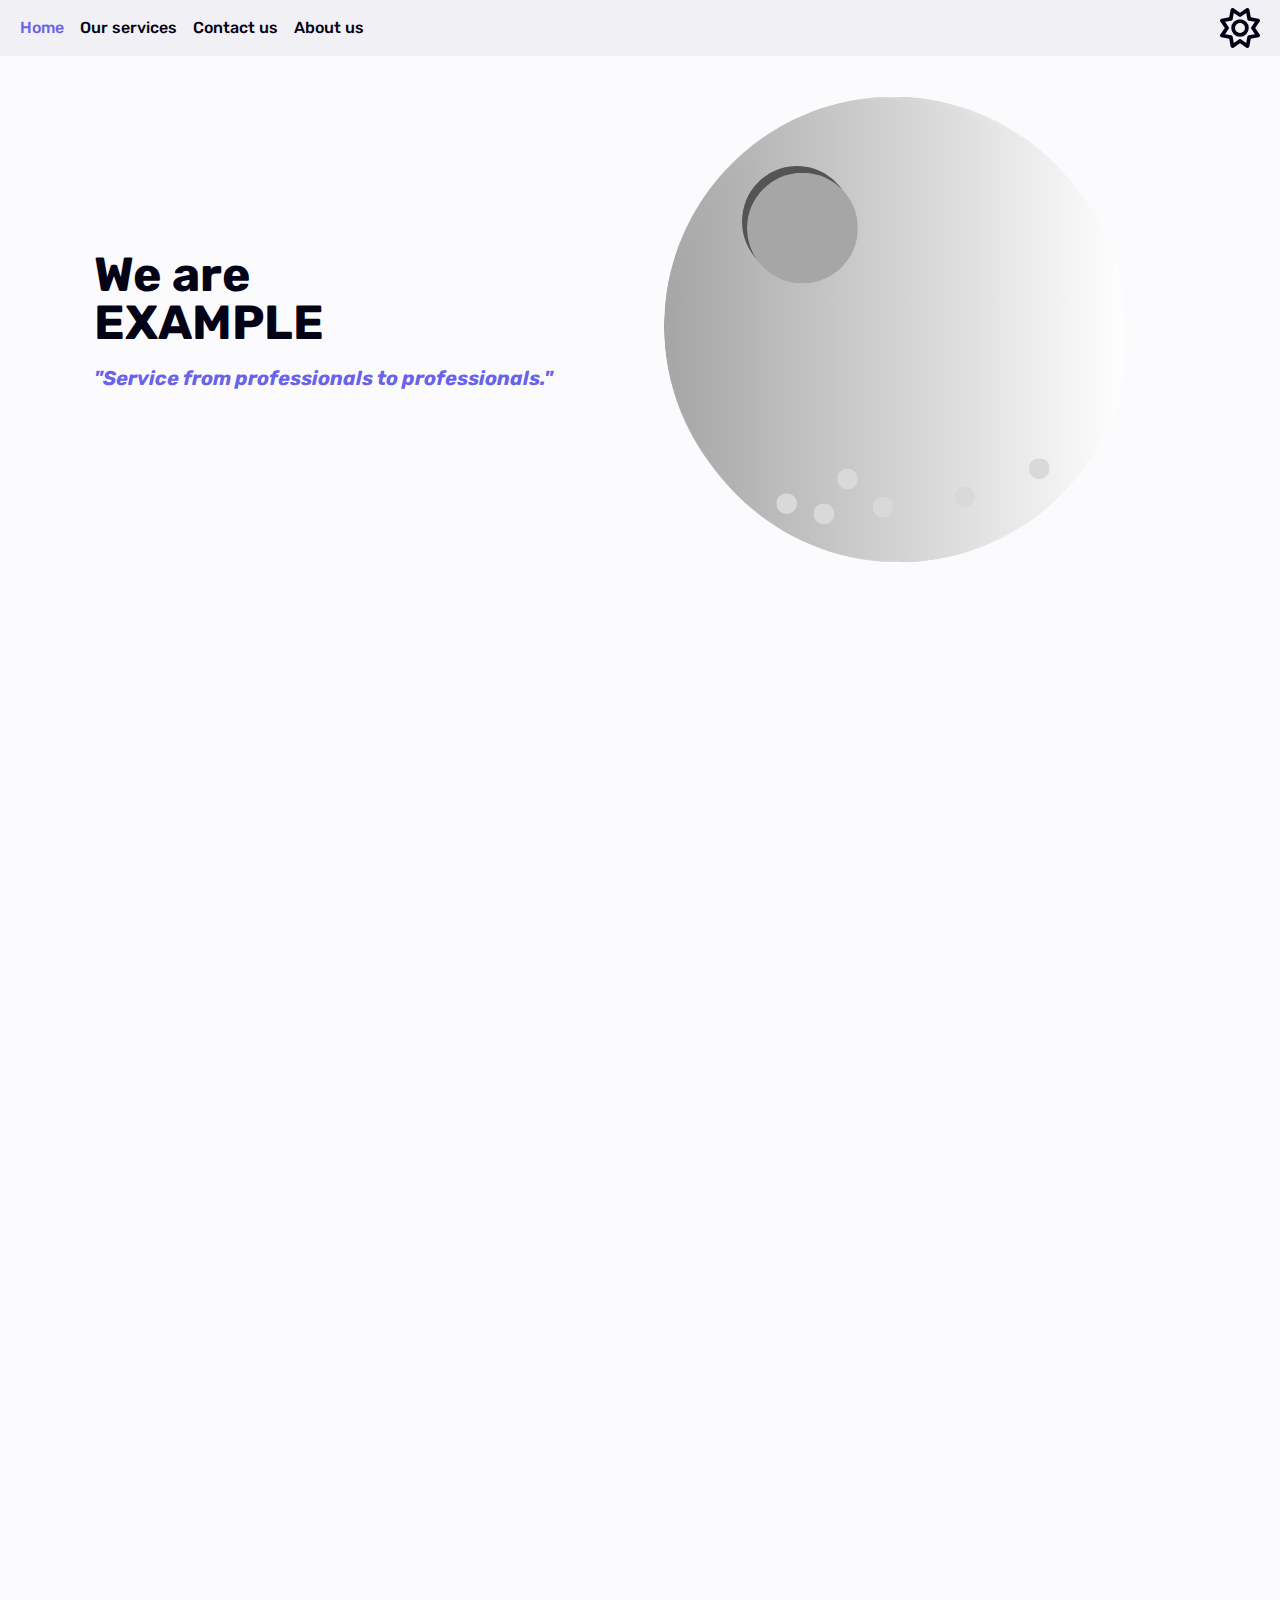
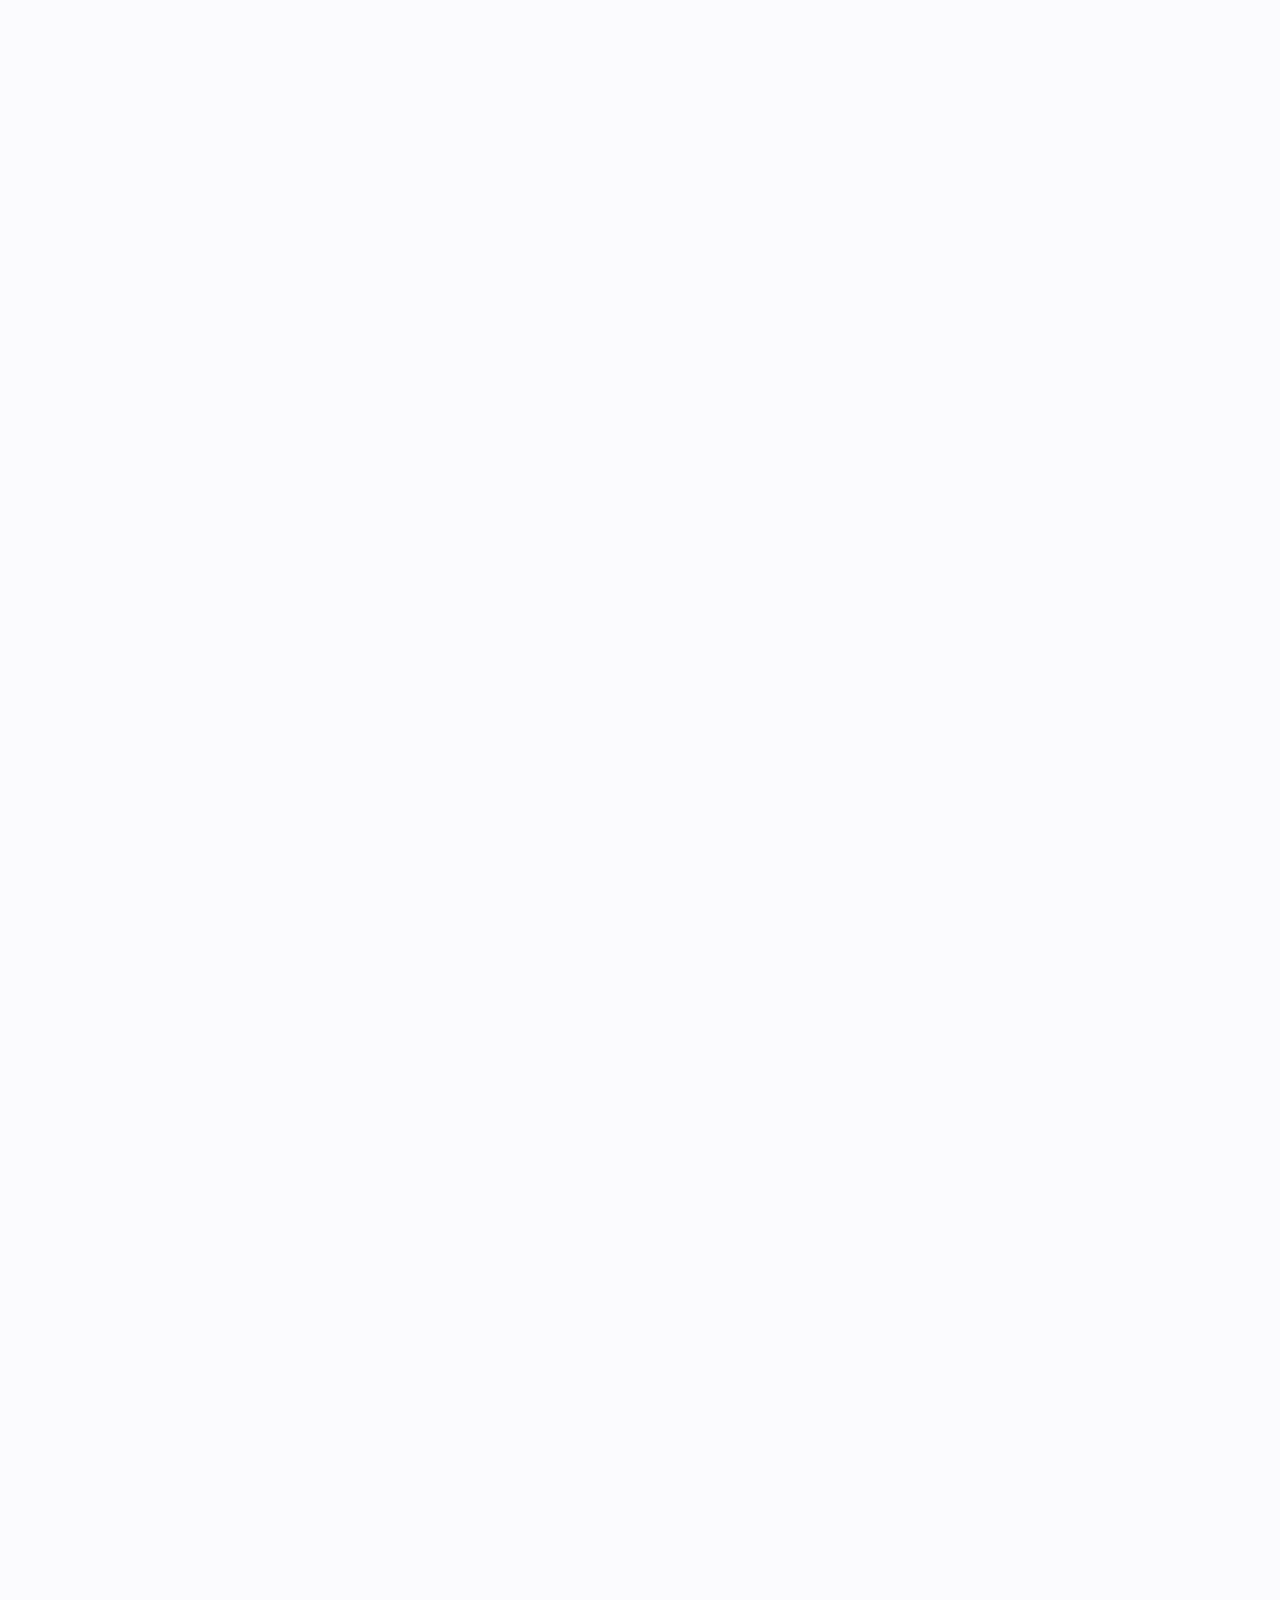
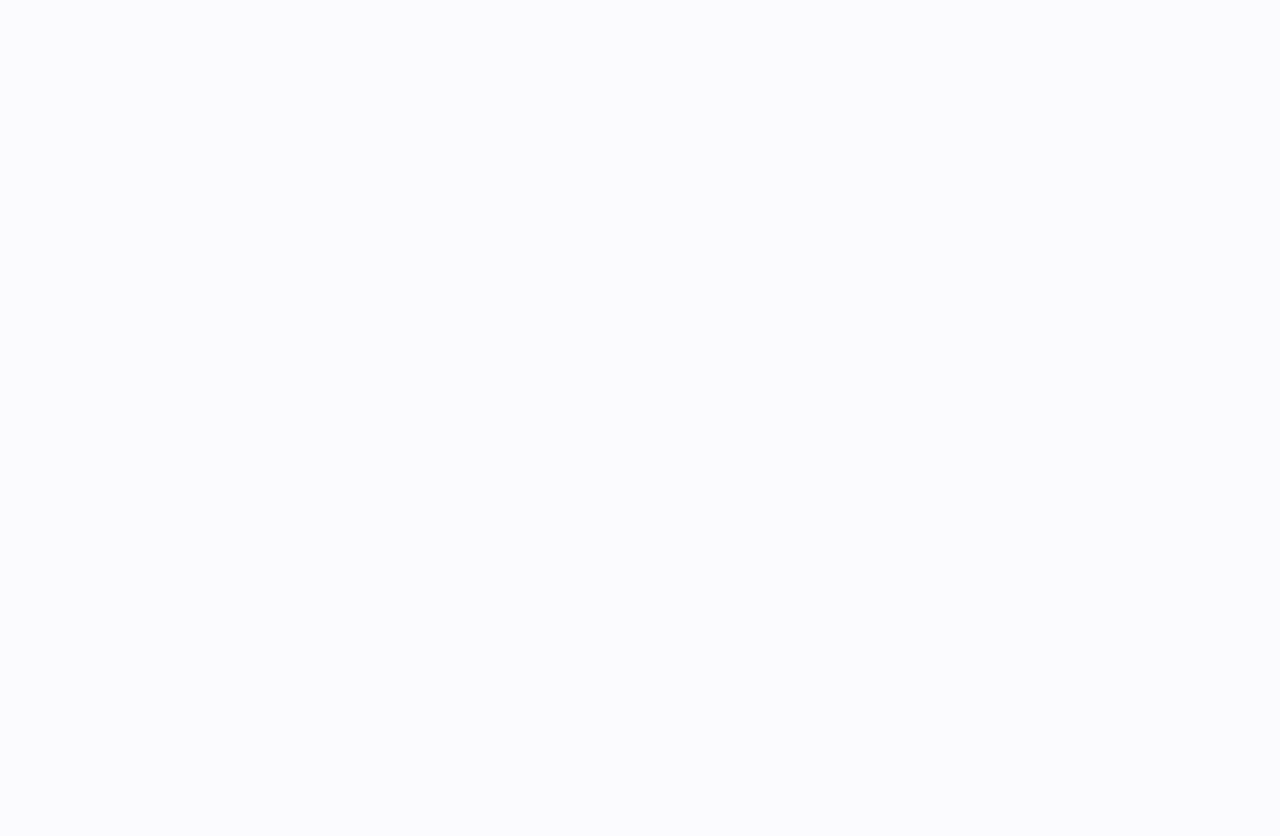
<file: index.html>
<!DOCTYPE html>
<html lang="en">
<head>
    <meta charset="UTF-8">
    <meta name="viewport" content="width=device-width, initial-scale=1.0">
    <title>Skill showcase</title>
    <link rel="icon" type="image/x-icon" href="assets/icon.png">
    <link rel="preconnect" href="https://fonts.googleapis.com">
    <link rel="preconnect" href="https://fonts.gstatic.com" crossorigin>
    <link href="https://fonts.googleapis.com/css2?family=Roboto:wght@500&family=Rubik:ital,wght@0,300..900;1,300..900&display=swap" rel="stylesheet">
    <link href="https://cdn.jsdelivr.net/npm/bootstrap@5.3.3/dist/css/bootstrap.min.css" rel="stylesheet" integrity="sha384-QWTKZyjpPEjISv5WaRU9OFeRpok6YctnYmDr5pNlyT2bRjXh0JMhjY6hW+ALEwIH" crossorigin="anonymous">
    <link rel="stylesheet" type="text/css" href="scripts/styles.css">
    <script src="https://cdn.jsdelivr.net/npm/bootstrap@5.3.3/dist/js/bootstrap.bundle.min.js" defer></script>
    <script src="scripts/scripts.js" defer></script>
    <style>
        :root {
            font-size: 16px;

            --linearPrimarySecondary: linear-gradient(#3a31d8, #020024);
            --linearPrimaryAccent: linear-gradient(#3a31d8, #0600c2);
            --linearSecondaryAccent: linear-gradient(#020024, #0600c2);
            --radialPrimarySecondary: radial-gradient(#3a31d8, #020024);
            --radialPrimaryAccent: radial-gradient(#3a31d8, #0600c2);
            --radialSecondaryAccent: radial-gradient(#020024, #0600c2);
            
        }

        body {
            margin: 0;
            padding: 0;
            background: var(--background);
            font-family: "Rubik", serif;
            font-weight: 500;
            font-style: normal;
        }
    </style>
</head>
<body>
    <nav class="navbar fixed-top navbar-expand-lg">
        <div class="container-fluid" data-bs-theme="dark">
            <button class="navbar-toggler" type="button" data-bs-toggle="collapse" data-bs-target="#navbarToggler" aria-controls="navbarToggler" aria-expanded="false" aria-label="Toggle navigation">
                <span class="navbar-toggler-icon"></span>
              </button>
              <div class="collapse navbar-collapse" id="navbarToggler">
                  <ul class="navbar-nav me-auto mb-2 mb-lg-0">
                      <li class="nav-item">
                          <a class="nav-link active" aria-current="page" href="index.html">Home</a>
                      </li>
      
                      <li class="nav-item">
                          <a class="nav-link" href="services.html">Our services</a>
                      </li>
      
                      <li class="nav-item">
                          <a class="nav-link" href="contact-us.html">Contact us</a>
                      </li>
      
                      <li class="nav-item">
                          <a class="nav-link" href="about-us.html">About us</a>
                      </li>
                  </ul>
                  <div class="d-flex ms-auto pe-2">
                      <a id="theme-toggle" href="#" class="nav-link theme-toggle">
                          <svg id="sun-icon" aria-hidden="true" focusable="false" data-prefix="fad" data-icon="sun" role="img" xmlns="http://www.w3.org/2000/svg" viewBox="0 0 512 512" class="svg-inline--fa fa-sun"><path fill="currentColor" d="M375.7 19.7c-1.5-8-6.9-14.7-14.4-17.8s-16.1-2.2-22.8 2.4L256 61.1 173.5 4.2c-6.7-4.6-15.3-5.5-22.8-2.4s-12.9 9.8-14.4 17.8l-18.1 98.5L19.7 136.3c-8 1.5-14.7 6.9-17.8 14.4s-2.2 16.1 2.4 22.8L61.1 256 4.2 338.5c-4.6 6.7-5.5 15.3-2.4 22.8s9.8 13 17.8 14.4l98.5 18.1 18.1 98.5c1.5 8 6.9 14.7 14.4 17.8s16.1 2.2 22.8-2.4L256 450.9l82.5 56.9c6.7 4.6 15.3 5.5 22.8 2.4s12.9-9.8 14.4-17.8l18.1-98.5 98.5-18.1c8-1.5 14.7-6.9 17.8-14.4s2.2-16.1-2.4-22.8L450.9 256l56.9-82.5c4.6-6.7 5.5-15.3 2.4-22.8s-9.8-12.9-17.8-14.4l-98.5-18.1L375.7 19.7zM269.6 110l65.6-45.2 14.4 78.3c1.8 9.8 9.5 17.5 19.3 19.3l78.3 14.4L402 242.4c-5.7 8.2-5.7 19 0 27.2l45.2 65.6-78.3 14.4c-9.8 1.8-17.5 9.5-19.3 19.3l-14.4 78.3L269.6 402c-8.2-5.7-19-5.7-27.2 0l-65.6 45.2-14.4-78.3c-1.8-9.8-9.5-17.5-19.3-19.3L64.8 335.2 110 269.6c5.7-8.2 5.7-19 0-27.2L64.8 176.8l78.3-14.4c9.8-1.8 17.5-9.5 19.3-19.3l14.4-78.3L242.4 110c8.2 5.7 19 5.7 27.2 0zM256 368a112 112 0 1 0 0-224 112 112 0 1 0 0 224zM192 256a64 64 0 1 1 128 0 64 64 0 1 1 -128 0z"/></svg>
                  
                          <svg id="moon-icon" aria-hidden="true" focusable="false" data-prefix="fad" data-icon="moon" role="img" xmlns="http://www.w3.org/2000/svg" viewBox="0 0 512 512" class="svg-inline--fa fa-moon"><path fill="currentColor" d="M279.135 512c108.406 0 199.604-66.255 236.664-158.5c5.092-12.946-7.755-25.058-20.755-21.594C443.292 349.78 399.46 360 354.3 360c-123.148 0-223.2-100.852-223.2-224c0-45.16 10.22-88.992 27.1-139.034c3.464-13-8.648-25.847-21.593-20.754C66.255 33.26 0 124.456 0 232.87C0 380.884 127.616 512 279.135 512z"/></svg>
                      </a>
                  </div>
              </div>
        </div>
    </nav>

    <main>
        <div class="container col-xxl-8 px-4 py-5 hero progress-bar-section">
            <div class="row flex-lg-row-reverse align-items-center g-5 py-5 hero-text">
                <div class="col-10 col-sm-8 col-lg-6 hero-img">
                    <img class="moon img-fluid" src="assets/moon.png" alt="An illustration of the moon">
                </div>
                <div class="col-lg-6">
                    <h1 class="display-5 fw-bold lh-1 mb-3 section-title">We are <br>EXAMPLE</h1>
                    <p class="lead italic">"Service from professionals to professionals."</p>
                </div>
            </div>
        </div>

        <!-- <div class="progress-bar">
            <div class="progress-line">
                <div class="progress-section" id="section-prev"></div>
                <div class="progress-section current" id="section-current"></div>
                <div class="progress-section" id="section-next"></div>
            </div>
        </div> -->
        
        <div class="container px-4 py-5 my-5 text-center progress-content">
                <section id="section1" class="hidden progress-bar-section">
                    <h2 class="section-title">Why example?</h2>
                    <p>We provide expertise from certified professionals of multiple fields for <span class="italic">your </span> needs. We have a long track record of our performance and our services are used daily by multiple Fortune 500 companies.</p>
                </section>
                
                <section id="section2" class="hidden progress-bar-section">
                    <h2 class="section-title">Costs</h2>
                    <p>Our price to performance ratio is unmatched. You will not find a better service for the cost, guaranteed.</p>
                    <div class="graphs img-fluid">
                    <svg xmlns="http://www.w3.org/2000/svg" viewBox="0 0 600 330" preserveAspectRatio="xMinYMin meet" class="img-fluid">
                        <rect width="100%" height="100%" fill="var(--background-secondary)" class="graph hidden"/>
        
                        <text x="30" y="50" font-size="30px" fill="var(--text)" font-weight="bold" class="graph hidden">Cost Efficiency</text>
        
                        <text x="30" y="100" font-size="1rem" fill="var(--text-secondary)" class="graph hidden">Over 50% more efficient than the next competitor.</text>
                        
                        <rect x="30" y="120" width="500" height="150" fill="var(--background-secondary)"/>
                        <rect x="30" y="120" width="100" height="150" fill="var(--primary" class="graph hidden"/>
                        <rect x="150" y="120" width="150" height="75" fill="var(--accent)" class="graph hidden"/>
                        <rect x="320" y="120" width="100" height="50" fill="var(--secondary)" class="graph hidden"/>
                        
                        <text x="30" y="295" font-size="0.8rem" fill="var(--text)">Example Corp.</text>
                        <text x="150" y="295" font-size="0.8rem" fill="var(--text)">Example Corp #2.</text>
                        <text x="320" y="295" font-size="0.8rem" fill="var(--text)">Example Corp #3.</text>
                    </svg>
                    </div>
                </section>
                
                <section id="section3" class="hidden progress-bar-section">
                    <h2 class="section-title">Meet some of our professionals</h2>
                    <div class="row row-cols-1 row-cols-sm-2 row-cols-md-2 row-cols-lg-4 g-4 professionals">
                        <div class="col professional hidden">
                            <div class="card h-100">
                                <img class="card-img-top" src="assets/professional_1.png" alt="A clip art image of a professional, in this case a doctor.">
                                <div class="card-body">
                                    <p class="card-title">Dr. Jack T. </p>
                                    <p class="card-text">Highly skilled physician with 15 years of experience in internal medicine.</p>
                                </div>
                            </div>
                        </div>
                        <div class="col professional hidden">
                            <div class="card h-100">
                                <img class="card-img-top" src="assets/professional_2.png" alt="A clip art image of a professional, in this case a chef.">
                                <div class="card-body">
                                    <p class="card-title">Emma S. </p>
                                    <p class="card-text">10 years of experience as a professional chef.</p>
                                </div>
                            </div>
                        </div>
                        <div class="col professional hidden">
                            <div class="card h-100">
                                <img class="card-img-top" src="assets/professional_3.png" alt="A clip art image of a professional, in this case a financial analyst.">
                                <div class="card-body">
                                    <p class="card-title">John P. </p>
                                    <p class="card-text">Business analyst with over 8 years of experience in financial consulting.</p>
                                </div>
                            </div>
                        </div>
                        <div class="col professional hidden">
                            <div class="card h-100">
                                <img class="card-img-top" src="assets/professional_4.png" alt="A clip art image of a professional, in this case an engineer.">
                                <div class="card-body">
                                    <p class="card-title">Alex M. </p>
                                    <p class="card-text">Civil engineer with a decade of experience in large-scale infrastructure projects.</p>
                                </div>
                            </div>
                        </div>
                    </div>
                </section>
                
                <section id="section4" class="hidden progress-bar-section">
                    <h2 class="section-title">Are you interested in our services?</h2>
                    <a href="contact-us.html" class="contact">Contact us.</a>
                </section>
                </div>
            </main>
            
            <div class="footer">
                <footer></footer>
              </div>
</body>
</html>
</file>
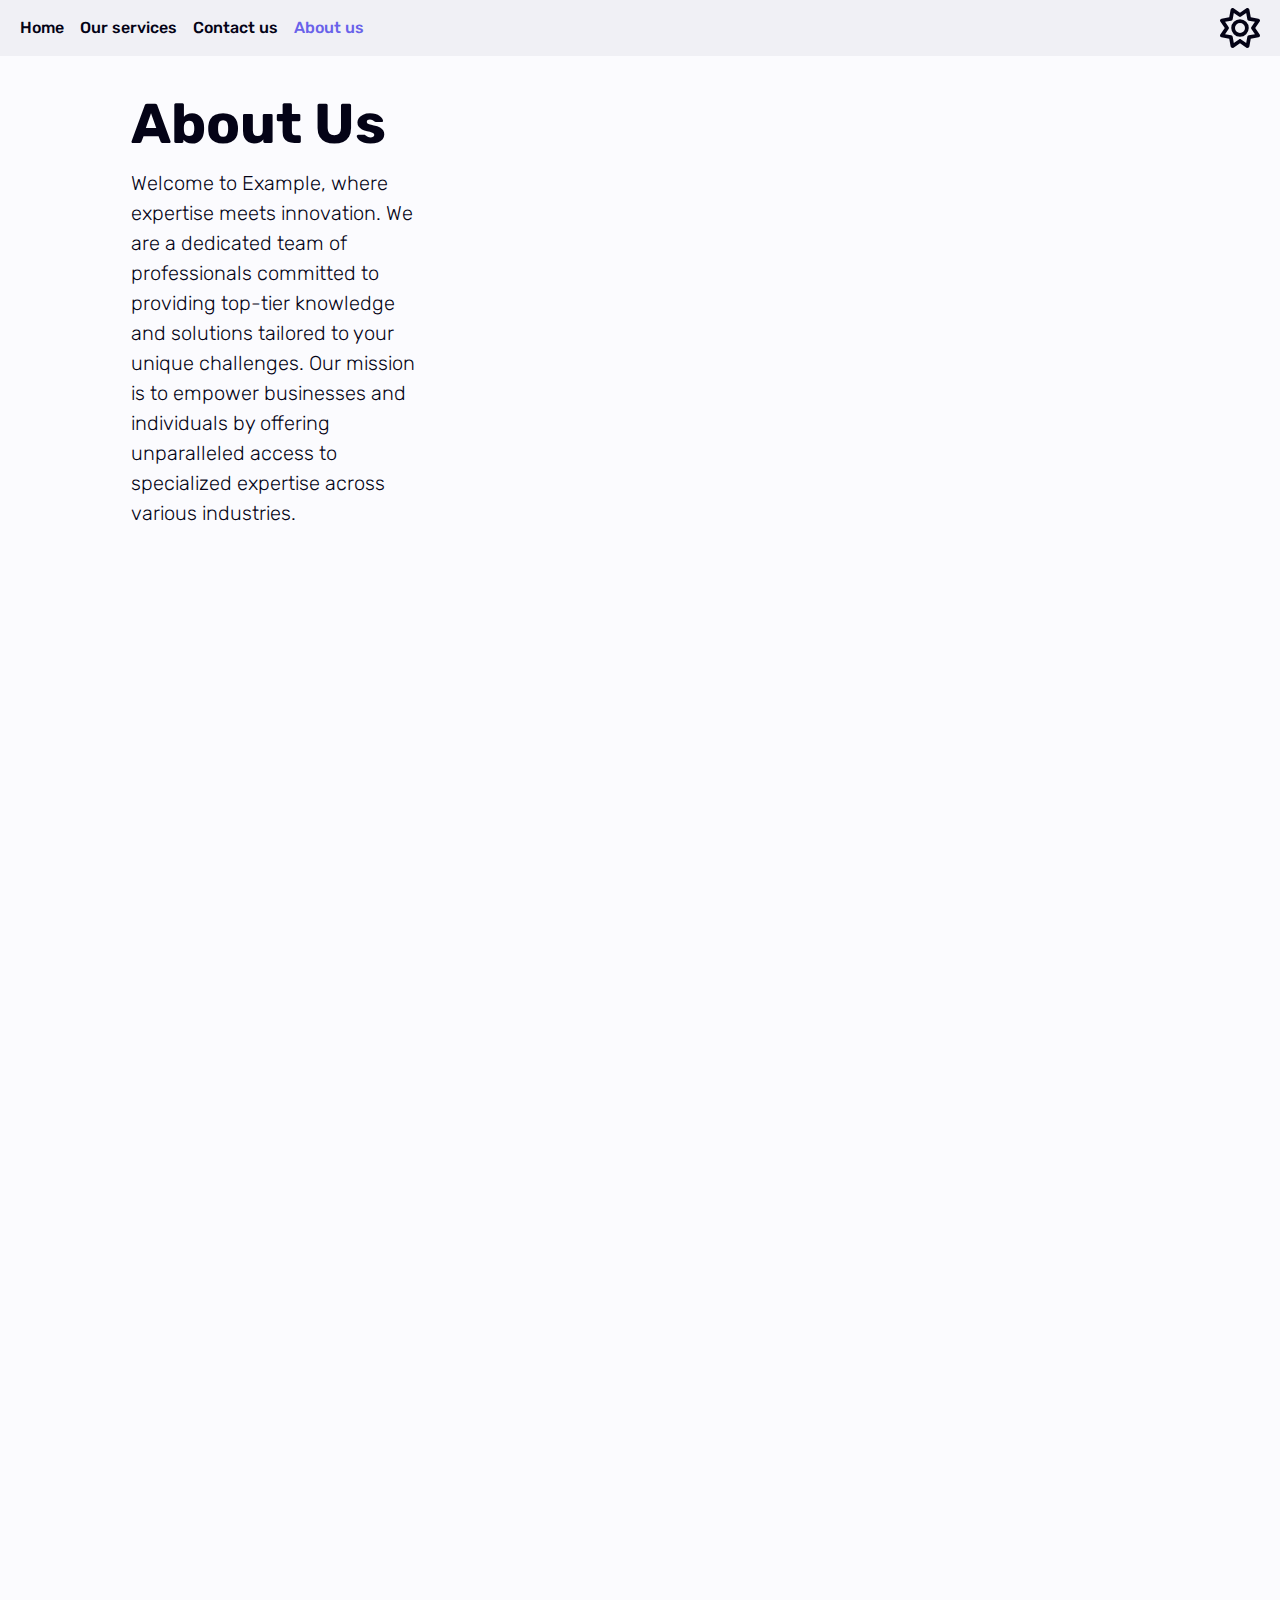
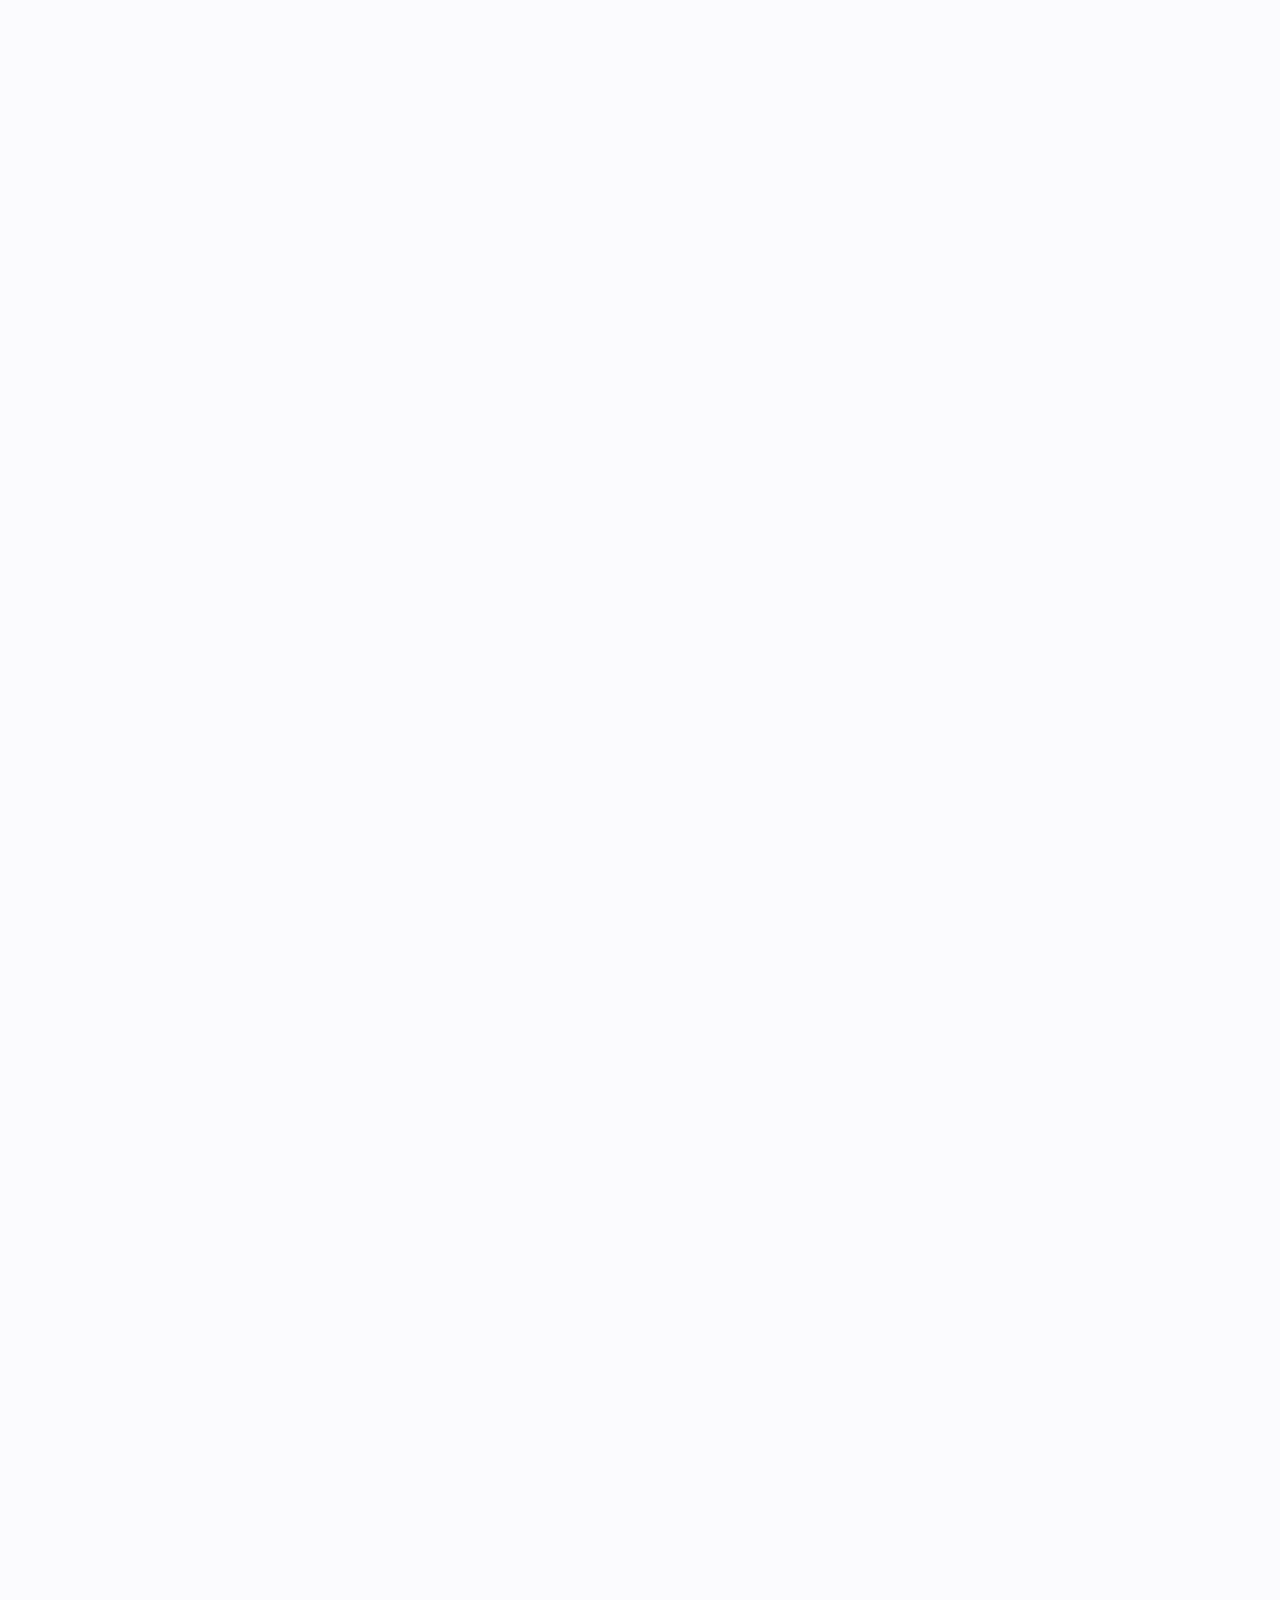
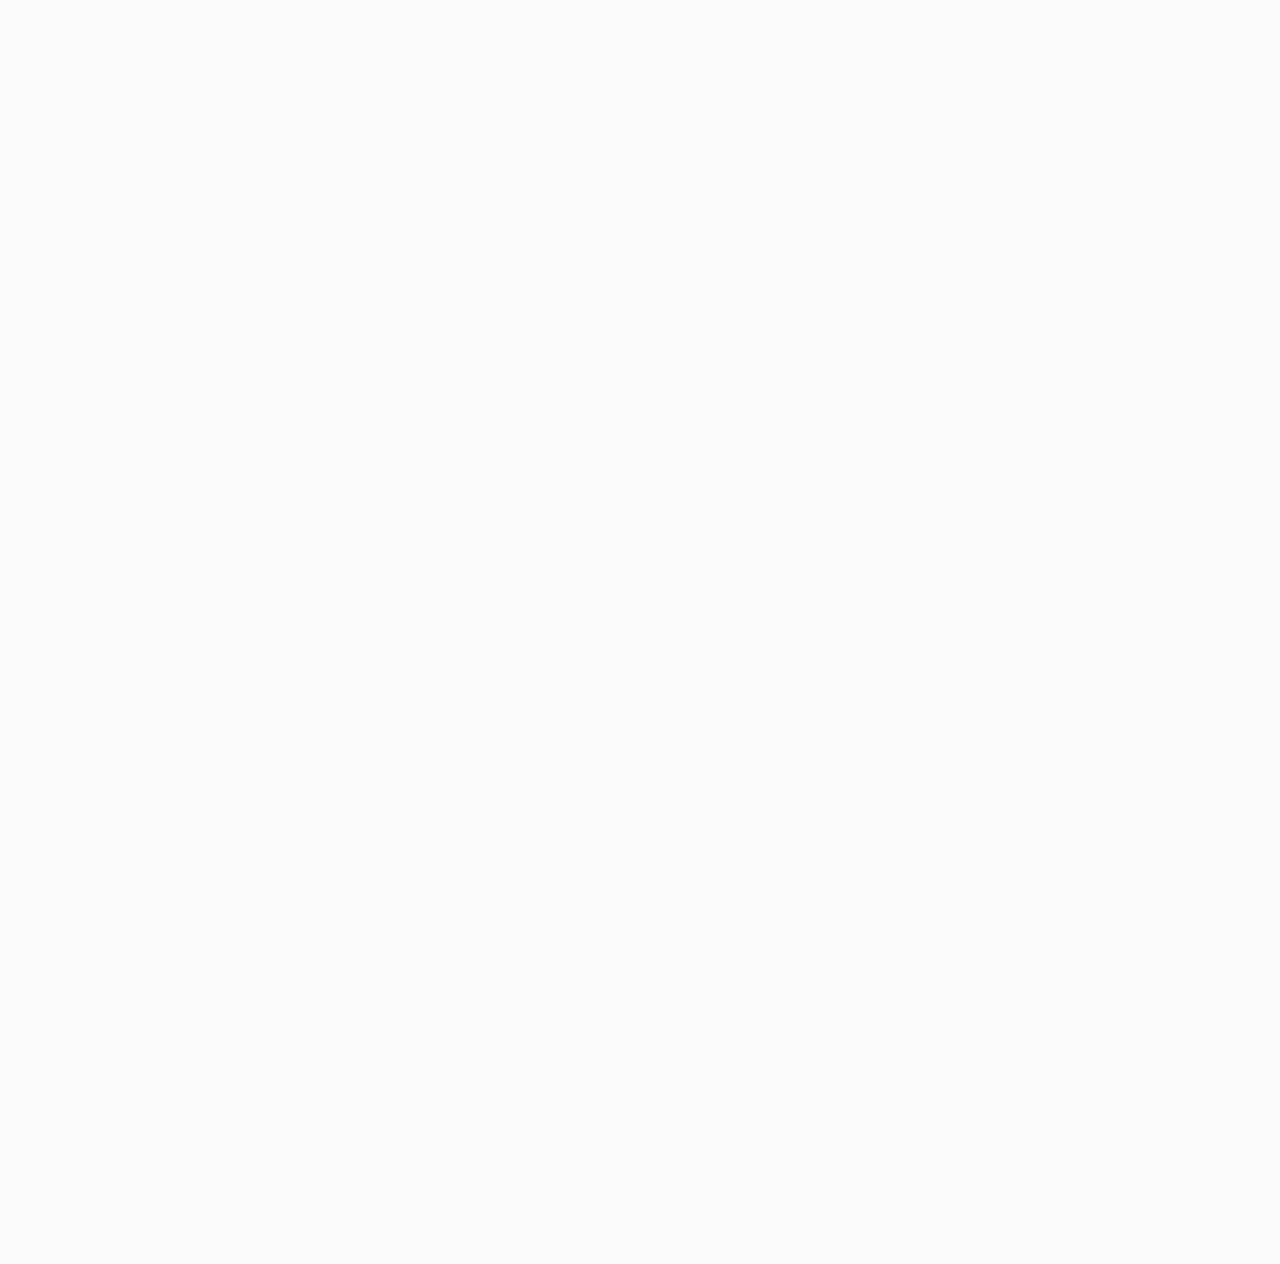
<file: about-us.html>
<!DOCTYPE html>
<html lang="en">
<head>
    <meta charset="UTF-8">
    <meta name="viewport" content="width=device-width, initial-scale=1.0">
    <title>Skill showcase</title>
    <link rel="icon" type="image/x-icon" href="assets/icon.png">
    <link rel="preconnect" href="https://fonts.googleapis.com">
    <link rel="preconnect" href="https://fonts.gstatic.com" crossorigin>
    <link href="https://fonts.googleapis.com/css2?family=Roboto:wght@500&family=Rubik:ital,wght@0,300..900;1,300..900&display=swap" rel="stylesheet">
    <link href="https://cdn.jsdelivr.net/npm/bootstrap@5.3.3/dist/css/bootstrap.min.css" rel="stylesheet" integrity="sha384-QWTKZyjpPEjISv5WaRU9OFeRpok6YctnYmDr5pNlyT2bRjXh0JMhjY6hW+ALEwIH" crossorigin="anonymous">
    <link rel="stylesheet" type="text/css" href="scripts/styles.css">
    <script src="https://cdn.jsdelivr.net/npm/bootstrap@5.3.3/dist/js/bootstrap.bundle.min.js" defer></script>
    <script src="scripts/scripts.js" defer></script>
    <style>
        :root {
            font-size: 16px;

            --linearPrimarySecondary: linear-gradient(#3a31d8, #020024);
            --linearPrimaryAccent: linear-gradient(#3a31d8, #0600c2);
            --linearSecondaryAccent: linear-gradient(#020024, #0600c2);
            --radialPrimarySecondary: radial-gradient(#3a31d8, #020024);
            --radialPrimaryAccent: radial-gradient(#3a31d8, #0600c2);
            --radialSecondaryAccent: radial-gradient(#020024, #0600c2);
            
        }

        body {
            margin: 0;
            padding: 0;
            background: var(--background);
            font-family: "Rubik", serif;
            font-weight: 500;
            font-style: normal;
        }
    </style>
</head>
<body>
    <nav class="navbar fixed-top navbar-expand-lg">
        <div class="container-fluid" data-bs-theme="dark">
            <button class="navbar-toggler" type="button" data-bs-toggle="collapse" data-bs-target="#navbarToggler" aria-controls="navbarToggler" aria-expanded="false" aria-label="Toggle navigation">
                <span class="navbar-toggler-icon"></span>
              </button>
              <div class="collapse navbar-collapse" id="navbarToggler">
                  <ul class="navbar-nav me-auto mb-2 mb-lg-0">
                      <li class="nav-item">
                          <a class="nav-link" href="index.html">Home</a>
                      </li>
      
                      <li class="nav-item">
                          <a class="nav-link" href="services.html">Our services</a>
                      </li>
      
                      <li class="nav-item">
                          <a class="nav-link" href="contact-us.html">Contact us</a>
                      </li>
      
                      <li class="nav-item">
                          <a class="nav-link active" aria-current="page" href="about-us.html">About us</a>
                      </li>
                  </ul>
                  <div class="d-flex ms-auto pe-2">
                      <a id="theme-toggle" href="#" class="nav-link theme-toggle">
                          <svg id="sun-icon" aria-hidden="true" focusable="false" data-prefix="fad" data-icon="sun" role="img" xmlns="http://www.w3.org/2000/svg" viewBox="0 0 512 512" class="svg-inline--fa fa-sun"><path fill="currentColor" d="M375.7 19.7c-1.5-8-6.9-14.7-14.4-17.8s-16.1-2.2-22.8 2.4L256 61.1 173.5 4.2c-6.7-4.6-15.3-5.5-22.8-2.4s-12.9 9.8-14.4 17.8l-18.1 98.5L19.7 136.3c-8 1.5-14.7 6.9-17.8 14.4s-2.2 16.1 2.4 22.8L61.1 256 4.2 338.5c-4.6 6.7-5.5 15.3-2.4 22.8s9.8 13 17.8 14.4l98.5 18.1 18.1 98.5c1.5 8 6.9 14.7 14.4 17.8s16.1 2.2 22.8-2.4L256 450.9l82.5 56.9c6.7 4.6 15.3 5.5 22.8 2.4s12.9-9.8 14.4-17.8l18.1-98.5 98.5-18.1c8-1.5 14.7-6.9 17.8-14.4s2.2-16.1-2.4-22.8L450.9 256l56.9-82.5c4.6-6.7 5.5-15.3 2.4-22.8s-9.8-12.9-17.8-14.4l-98.5-18.1L375.7 19.7zM269.6 110l65.6-45.2 14.4 78.3c1.8 9.8 9.5 17.5 19.3 19.3l78.3 14.4L402 242.4c-5.7 8.2-5.7 19 0 27.2l45.2 65.6-78.3 14.4c-9.8 1.8-17.5 9.5-19.3 19.3l-14.4 78.3L269.6 402c-8.2-5.7-19-5.7-27.2 0l-65.6 45.2-14.4-78.3c-1.8-9.8-9.5-17.5-19.3-19.3L64.8 335.2 110 269.6c5.7-8.2 5.7-19 0-27.2L64.8 176.8l78.3-14.4c9.8-1.8 17.5-9.5 19.3-19.3l14.4-78.3L242.4 110c8.2 5.7 19 5.7 27.2 0zM256 368a112 112 0 1 0 0-224 112 112 0 1 0 0 224zM192 256a64 64 0 1 1 128 0 64 64 0 1 1 -128 0z"/></svg>
                  
                          <svg id="moon-icon" aria-hidden="true" focusable="false" data-prefix="fad" data-icon="moon" role="img" xmlns="http://www.w3.org/2000/svg" viewBox="0 0 512 512" class="svg-inline--fa fa-moon"><path fill="currentColor" d="M279.135 512c108.406 0 199.604-66.255 236.664-158.5c5.092-12.946-7.755-25.058-20.755-21.594C443.292 349.78 399.46 360 354.3 360c-123.148 0-223.2-100.852-223.2-224c0-45.16 10.22-88.992 27.1-139.034c3.464-13-8.648-25.847-21.593-20.754C66.255 33.26 0 124.456 0 232.87C0 380.884 127.616 512 279.135 512z"/></svg>
                      </a>
                  </div>
              </div>
        </div>
    </nav>

    <main class="about-us">
        <div class="container col-xl-10 col-xxl-8 px-4 py-5 hero progress-bar-section">
            <div class="row align-items-center g-lg-5 py-5 hero-text">
                <div class="col-lg-7 text-center text-lg-start">
                    <h1 class="display-4 fw-bold lh-1 mb-3 section-title">About Us</h1>
                    <div class="col-lg-6">
                        <p class="lead">Welcome to Example, where expertise meets innovation. We are a dedicated team of professionals committed to providing top-tier knowledge and solutions tailored to your unique challenges. Our mission is to empower businesses and individuals by offering unparalleled access to specialized expertise across various industries.</p>
                    </div>
                </div>
            </div>
        </div>

        <!-- <div class="progress-bar">
            <div class="progress-line">
                <div class="progress-section" id="section-prev"></div>
                <div class="progress-section current" id="section-current"></div>
                <div class="progress-section" id="section-next"></div>
            </div>
        </div> -->
        
        <div class="container px-4 py-5 my-5 progress-content">
        <section id="section1" class="hidden progress-bar-section">
            <h2 class="section-title">Our Vision</h2>
            <p>At Example, we envision a world where knowledge is easily accessible, allowing organizations to thrive in an ever-changing landscape. We believe that informed decisions lead to successful outcomes, and we strive to bridge the gap between your needs and the expertise that can fulfill them.</p>
        </section>

            <section id="section2" class="hidden progress-bar-section">
                <h2 class="section-title">What We Do</h2>
                <p>We offer a diverse range of services designed to meet the specific needs of our clients, including:</p>
                <ul>
                    <li>Consulting Services: Our experts collaborate with you to analyze challenges, develop strategies, and implement solutions that drive results.</li>
                    <li>Workshops and Training: We provide customized training sessions and workshops, equipping your team with the skills and knowledge necessary to excel in their roles.</li>
                    <li>Research and Insights: Our team conducts thorough research to deliver actionable insights, enabling you to make data-driven decisions with confidence.</li>
                    <li>On-Demand Expertise: Need a specialist on a project? Our professionals are available to lend their expertise on a flexible basis, ensuring you have the right knowledge when you need it.</li>
                </ul>
            </section>

            <section id="section3" class="hidden progress-bar-section">
                <h2 class="section-title">Our Team</h2>
                <p>Our team comprises industry leaders with extensive experience and a passion for sharing their knowledge. Each member brings a wealth of expertise from various sectors, ensuring that we provide comprehensive and effective solutions. We prioritize collaboration and communication, working closely with you to understand your goals and deliver results that exceed your expectations.</p>
            </section>

            <section id="section4" class="hidden progress-bar-section">
                <h2 class="section-title">Why Choose Us?</h2>
                <ul>
                    <li>Tailored Solutions: We recognize that every organization is unique. Our services are customized to meet your specific needs and objectives.</li>
                    <li>Proven Expertise: Our professionals have a track record of success, bringing years of experience and a commitment to excellence.</li>
                    <li>Flexible Engagements: Whether you need a one-time consultation or ongoing support, we offer flexible engagement models to fit your requirements.</li>
                    <li>Commitment to Excellence: We are dedicated to delivering the highest quality of service, ensuring your satisfaction and success.</li>
                </ul>
            </section>

            <section id="section5" class="hidden progress-bar-section text-center">
                <h2 class="section-title">Join Us</h2>
                <p>At Example, we are excited about the opportunity to partner with you. Together, we can unlock potential, drive innovation, and achieve your goals. Let us be your trusted source for expertise and knowledge.</p>
                <a href="contact-us.html" class="contact">Contact us.</a>
            </section>
        </div>
    </main>

    <div class="footer">
        <footer></footer>
      </div>
</body>
</html>
</file>
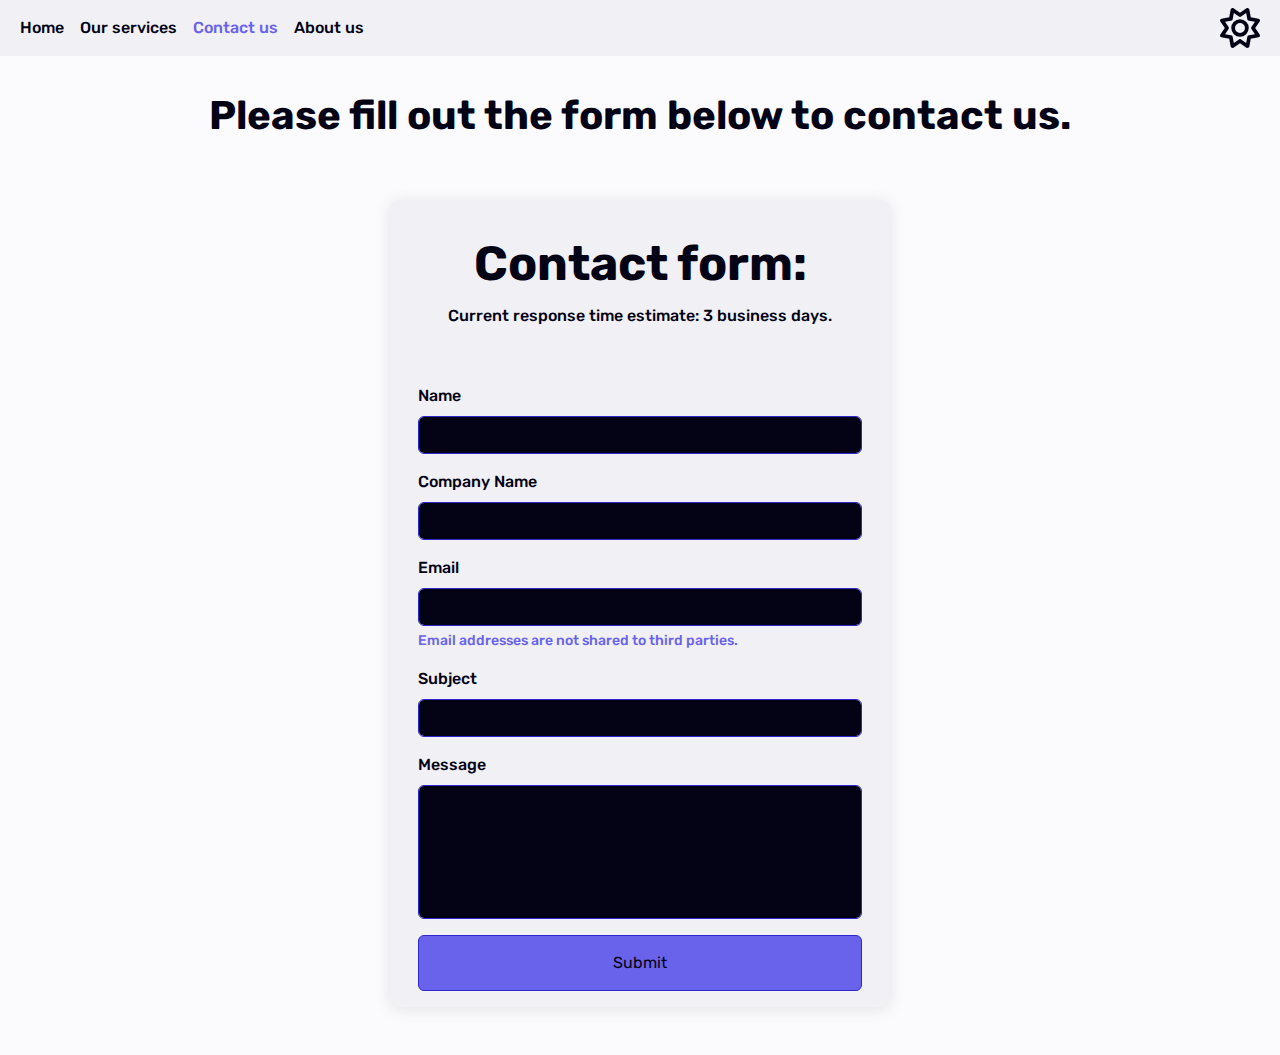
<file: contact-us.html>
<!DOCTYPE html>
<html lang="en">
<head>
    <meta charset="UTF-8">
    <meta name="viewport" content="width=device-width, initial-scale=1.0">
    <title>Skill showcase</title>
    <link rel="icon" type="image/x-icon" href="assets/icon.png">
    <link rel="preconnect" href="https://fonts.googleapis.com">
    <link rel="preconnect" href="https://fonts.gstatic.com" crossorigin>
    <link href="https://fonts.googleapis.com/css2?family=Roboto:wght@500&family=Rubik:ital,wght@0,300..900;1,300..900&display=swap" rel="stylesheet">
    <link href="https://cdn.jsdelivr.net/npm/bootstrap@5.3.3/dist/css/bootstrap.min.css" rel="stylesheet" integrity="sha384-QWTKZyjpPEjISv5WaRU9OFeRpok6YctnYmDr5pNlyT2bRjXh0JMhjY6hW+ALEwIH" crossorigin="anonymous">
    <link rel="stylesheet" type="text/css" href="scripts/styles.css">
    <script src="https://cdn.jsdelivr.net/npm/bootstrap@5.3.3/dist/js/bootstrap.bundle.min.js" defer></script>
    <script src="scripts/scripts.js" defer></script>
    <style>
        :root {
            font-size: 16px;

            --linearPrimarySecondary: linear-gradient(#3a31d8, #020024);
            --linearPrimaryAccent: linear-gradient(#3a31d8, #0600c2);
            --linearSecondaryAccent: linear-gradient(#020024, #0600c2);
            --radialPrimarySecondary: radial-gradient(#3a31d8, #020024);
            --radialPrimaryAccent: radial-gradient(#3a31d8, #0600c2);
            --radialSecondaryAccent: radial-gradient(#020024, #0600c2);
            
        }

        body {
            margin: 0;
            padding: 0;
            background: var(--background);
            font-family: "Rubik", serif;
            font-weight: 500;
            font-style: normal;
        }
    </style>
</head>
<body>
    <nav class="navbar fixed-top navbar-expand-lg">
        <div class="container-fluid" data-bs-theme="dark">
            <button class="navbar-toggler" type="button" data-bs-toggle="collapse" data-bs-target="#navbarToggler" aria-controls="navbarToggler" aria-expanded="false" aria-label="Toggle navigation">
                <span class="navbar-toggler-icon"></span>
              </button>
              <div class="collapse navbar-collapse" id="navbarToggler">
                  <ul class="navbar-nav me-auto mb-2 mb-lg-0">
                      <li class="nav-item">
                          <a class="nav-link" href="index.html">Home</a>
                      </li>
      
                      <li class="nav-item">
                          <a class="nav-link" href="services.html">Our services</a>
                      </li>
      
                      <li class="nav-item">
                          <a class="nav-link active" aria-current="page" href="contact-us.html">Contact us</a>
                      </li>
      
                      <li class="nav-item">
                          <a class="nav-link" href="about-us.html">About us</a>
                      </li>
                  </ul>
                  <div class="d-flex ms-auto pe-2">
                      <a id="theme-toggle" href="#" class="nav-link theme-toggle">
                          <svg id="sun-icon" aria-hidden="true" focusable="false" data-prefix="fad" data-icon="sun" role="img" xmlns="http://www.w3.org/2000/svg" viewBox="0 0 512 512" class="svg-inline--fa fa-sun"><path fill="currentColor" d="M375.7 19.7c-1.5-8-6.9-14.7-14.4-17.8s-16.1-2.2-22.8 2.4L256 61.1 173.5 4.2c-6.7-4.6-15.3-5.5-22.8-2.4s-12.9 9.8-14.4 17.8l-18.1 98.5L19.7 136.3c-8 1.5-14.7 6.9-17.8 14.4s-2.2 16.1 2.4 22.8L61.1 256 4.2 338.5c-4.6 6.7-5.5 15.3-2.4 22.8s9.8 13 17.8 14.4l98.5 18.1 18.1 98.5c1.5 8 6.9 14.7 14.4 17.8s16.1 2.2 22.8-2.4L256 450.9l82.5 56.9c6.7 4.6 15.3 5.5 22.8 2.4s12.9-9.8 14.4-17.8l18.1-98.5 98.5-18.1c8-1.5 14.7-6.9 17.8-14.4s2.2-16.1-2.4-22.8L450.9 256l56.9-82.5c4.6-6.7 5.5-15.3 2.4-22.8s-9.8-12.9-17.8-14.4l-98.5-18.1L375.7 19.7zM269.6 110l65.6-45.2 14.4 78.3c1.8 9.8 9.5 17.5 19.3 19.3l78.3 14.4L402 242.4c-5.7 8.2-5.7 19 0 27.2l45.2 65.6-78.3 14.4c-9.8 1.8-17.5 9.5-19.3 19.3l-14.4 78.3L269.6 402c-8.2-5.7-19-5.7-27.2 0l-65.6 45.2-14.4-78.3c-1.8-9.8-9.5-17.5-19.3-19.3L64.8 335.2 110 269.6c5.7-8.2 5.7-19 0-27.2L64.8 176.8l78.3-14.4c9.8-1.8 17.5-9.5 19.3-19.3l14.4-78.3L242.4 110c8.2 5.7 19 5.7 27.2 0zM256 368a112 112 0 1 0 0-224 112 112 0 1 0 0 224zM192 256a64 64 0 1 1 128 0 64 64 0 1 1 -128 0z"/></svg>
                  
                          <svg id="moon-icon" aria-hidden="true" focusable="false" data-prefix="fad" data-icon="moon" role="img" xmlns="http://www.w3.org/2000/svg" viewBox="0 0 512 512" class="svg-inline--fa fa-moon"><path fill="currentColor" d="M279.135 512c108.406 0 199.604-66.255 236.664-158.5c5.092-12.946-7.755-25.058-20.755-21.594C443.292 349.78 399.46 360 354.3 360c-123.148 0-223.2-100.852-223.2-224c0-45.16 10.22-88.992 27.1-139.034c3.464-13-8.648-25.847-21.593-20.754C66.255 33.26 0 124.456 0 232.87C0 380.884 127.616 512 279.135 512z"/></svg>
                      </a>
                  </div>
              </div>
        </div>
    </nav>

    <main>
        <div class="container col-xl-10 col-xxl-8 px-4 py-5 hero">
            <div class="row align-items-center g-lg-5 py-5 hero-text">
                <h2 class="display-6 fw-bold lh-1 mb-3 text-center">Please fill out the form below to contact us.</h2>
            </div>

            <div class="container col-xl-10 col-xxl-8 px-3 py-3 contact-container">
                <div class="row align-items-center g-lg-5 py-4">
                    <div class="text-lg-start">
                        <div class="text-center">
                            <h2 class="display-5 fw-bold lh-1 mb-3">Contact form:</h2>
                            <p>Current response time estimate: 3 business days.</p>
                        </div>
                    </div>
                </div>
                <form action="#" method="post" class="container mt-3 contact-form">
                    <div class="mb-3">
                        <label for="name" class="form-label">Name</label>
                        <input type="text" class="form-control" id="name" name="name" required>
                    </div>
                
                    <div class="mb-3">
                        <label for="company-name" class="form-label">Company Name</label>
                        <input type="text" class="form-control" id="company-name" name="company-name" required>
                    </div>
                
                    <div class="mb-3">
                        <label for="email" class="form-label">Email</label>
                        <input type="email" class="form-control" id="email" name="email" required aria-describedby="emailHelp">
                        <div id="emailHelp" class="form-text">Email addresses are not shared to third parties.</div>
                    </div>
                
                    <div class="mb-3">
                        <label for="subject" class="form-label">Subject</label>
                        <input type="text" class="form-control" id="subject" name="subject" required>
                    </div>
                
                    <div class="mb-3">
                        <label for="message" class="form-label">Message</label>
                        <textarea class="form-control" id="message" name="message" rows="5" required></textarea>
                    </div>
                
                    <button type="submit" class="btn btn-primary">Submit</button>
                </form>

            </div>
        </div>
    </main>

    <div class="footer">
        <footer></footer>
      </div>
</body>
</html>
</file>
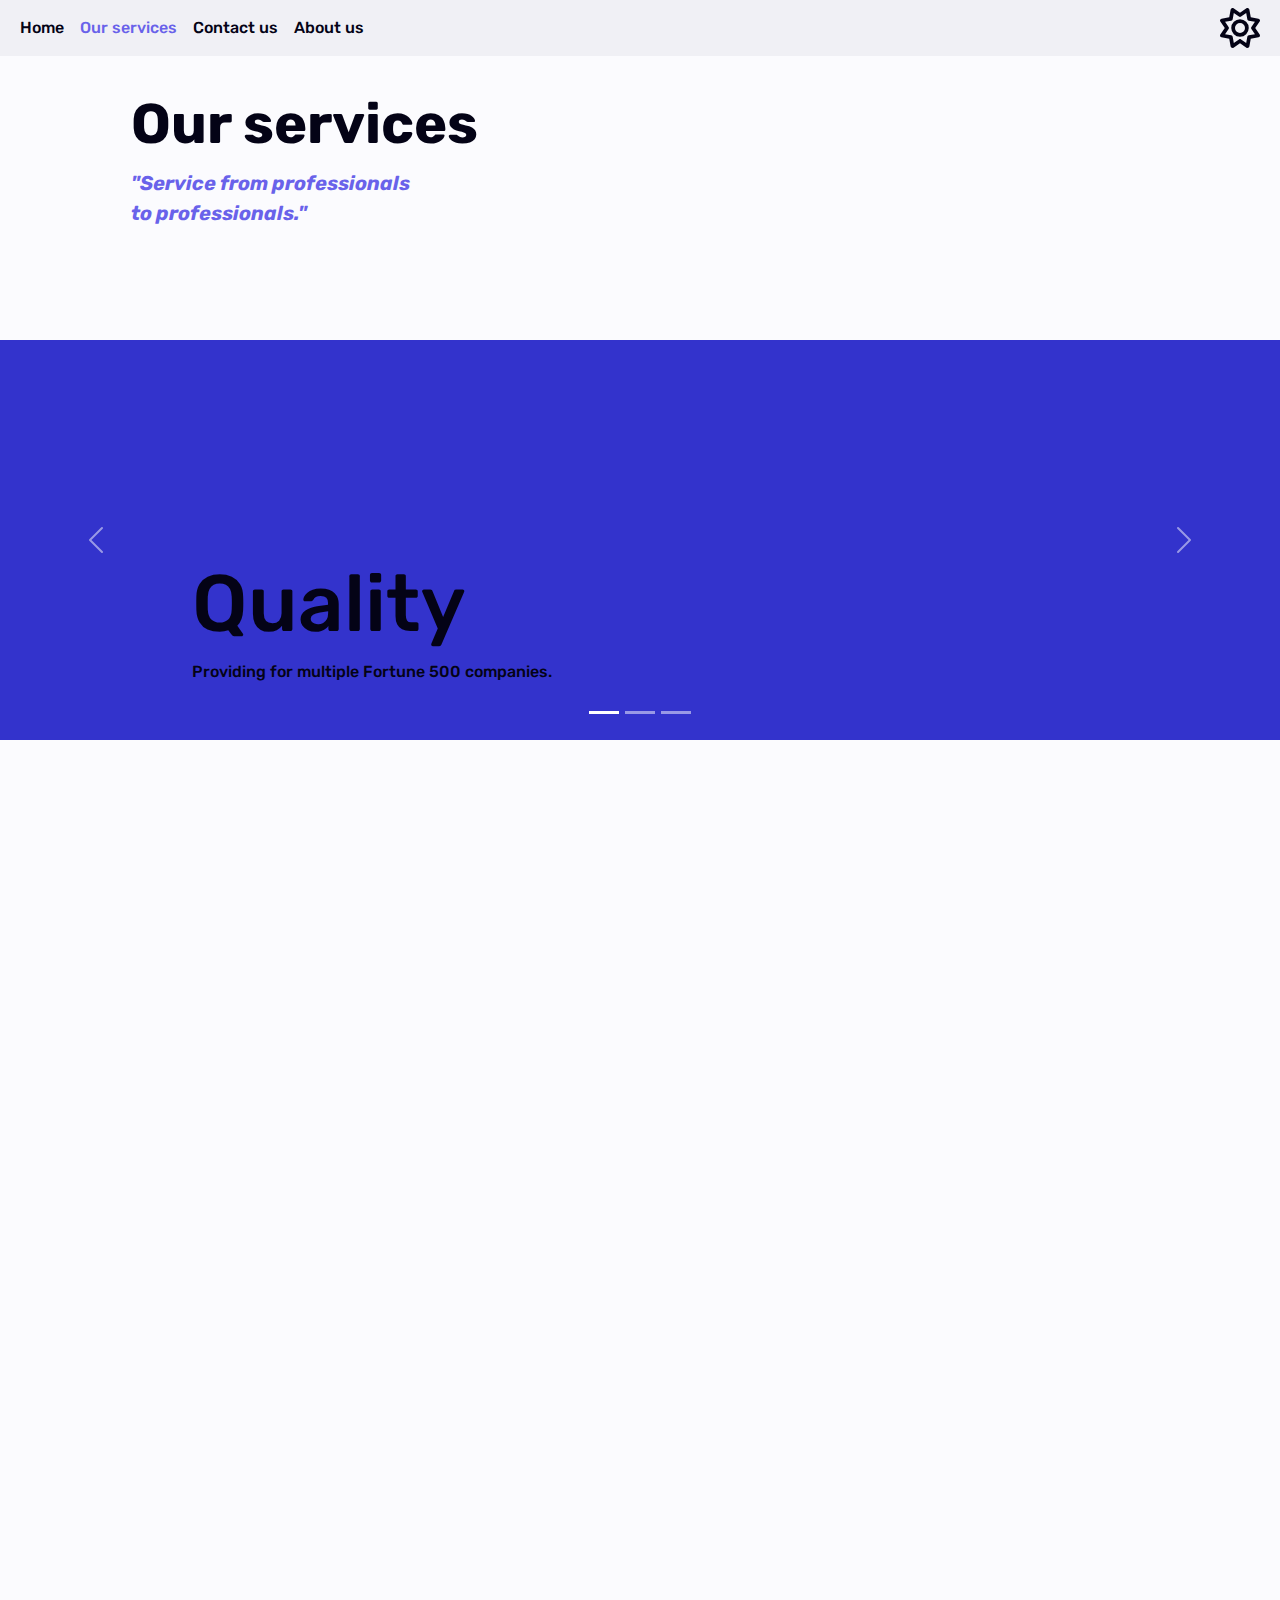
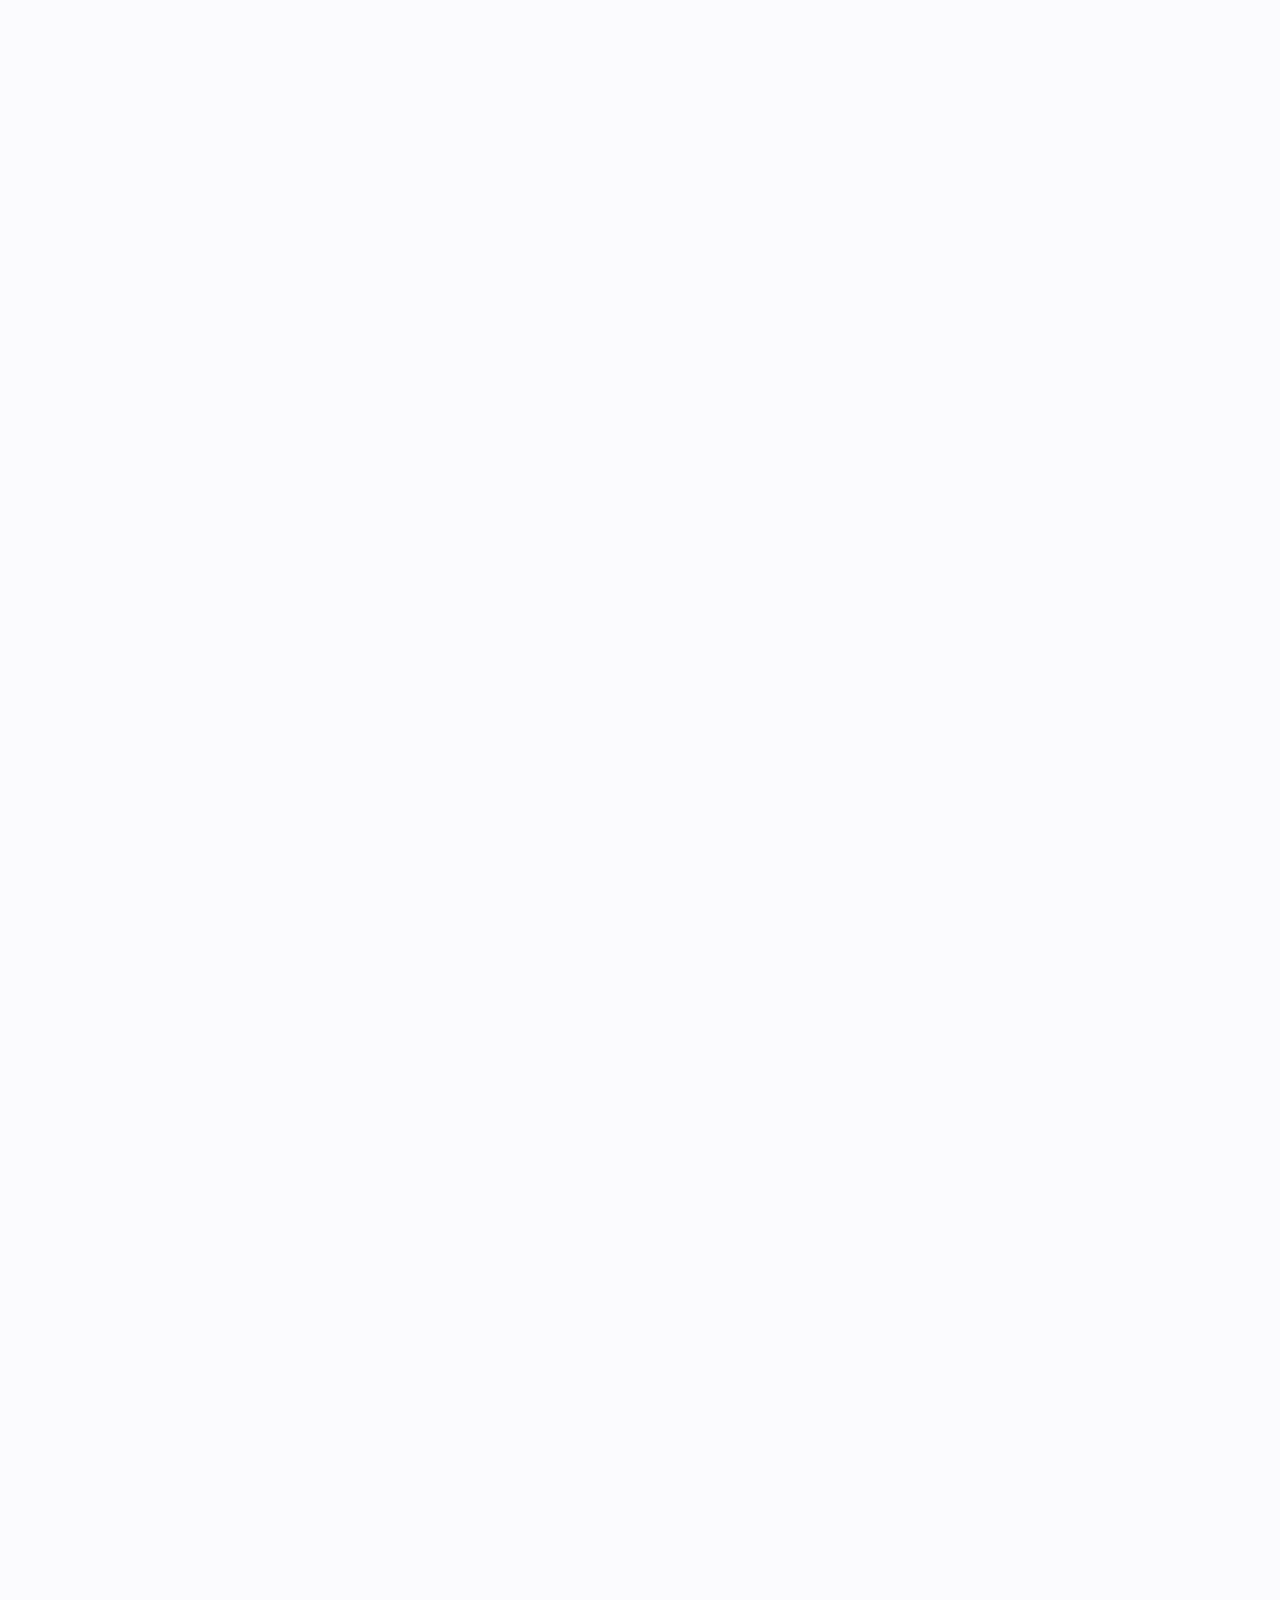
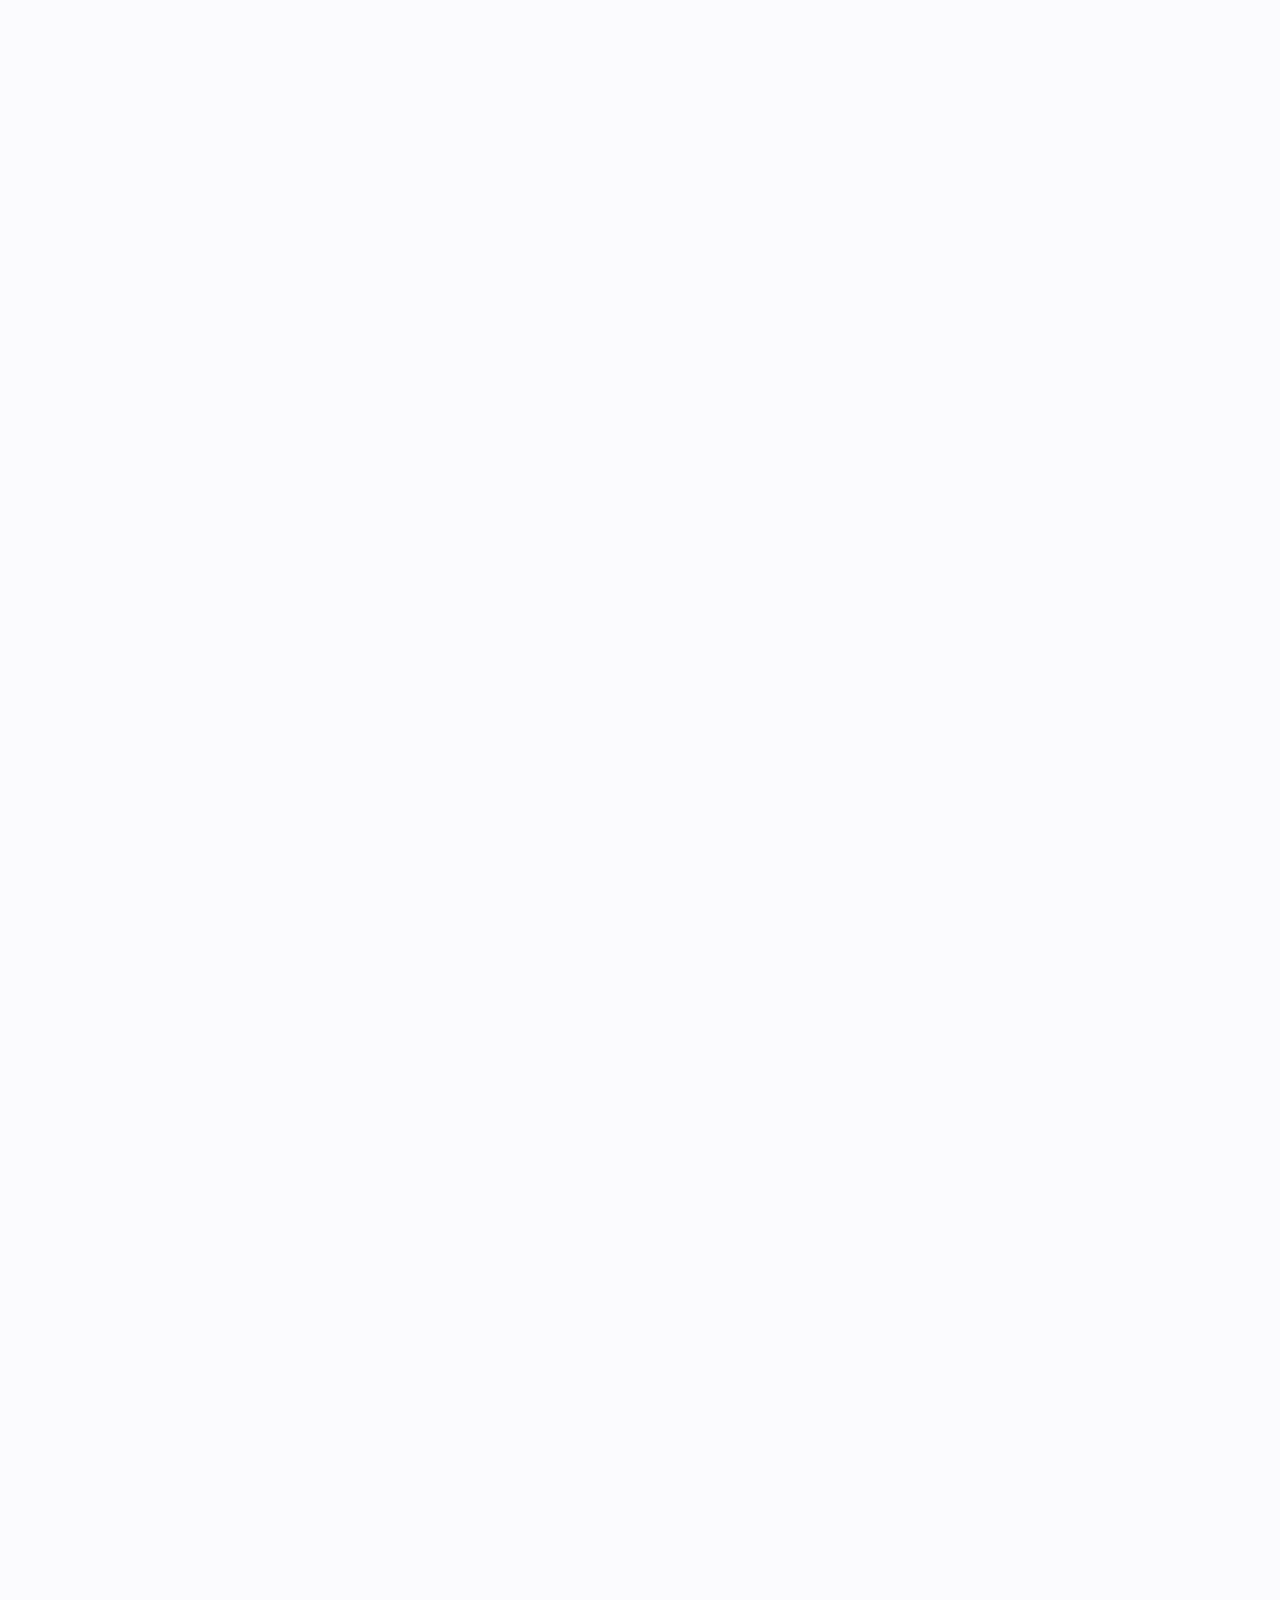
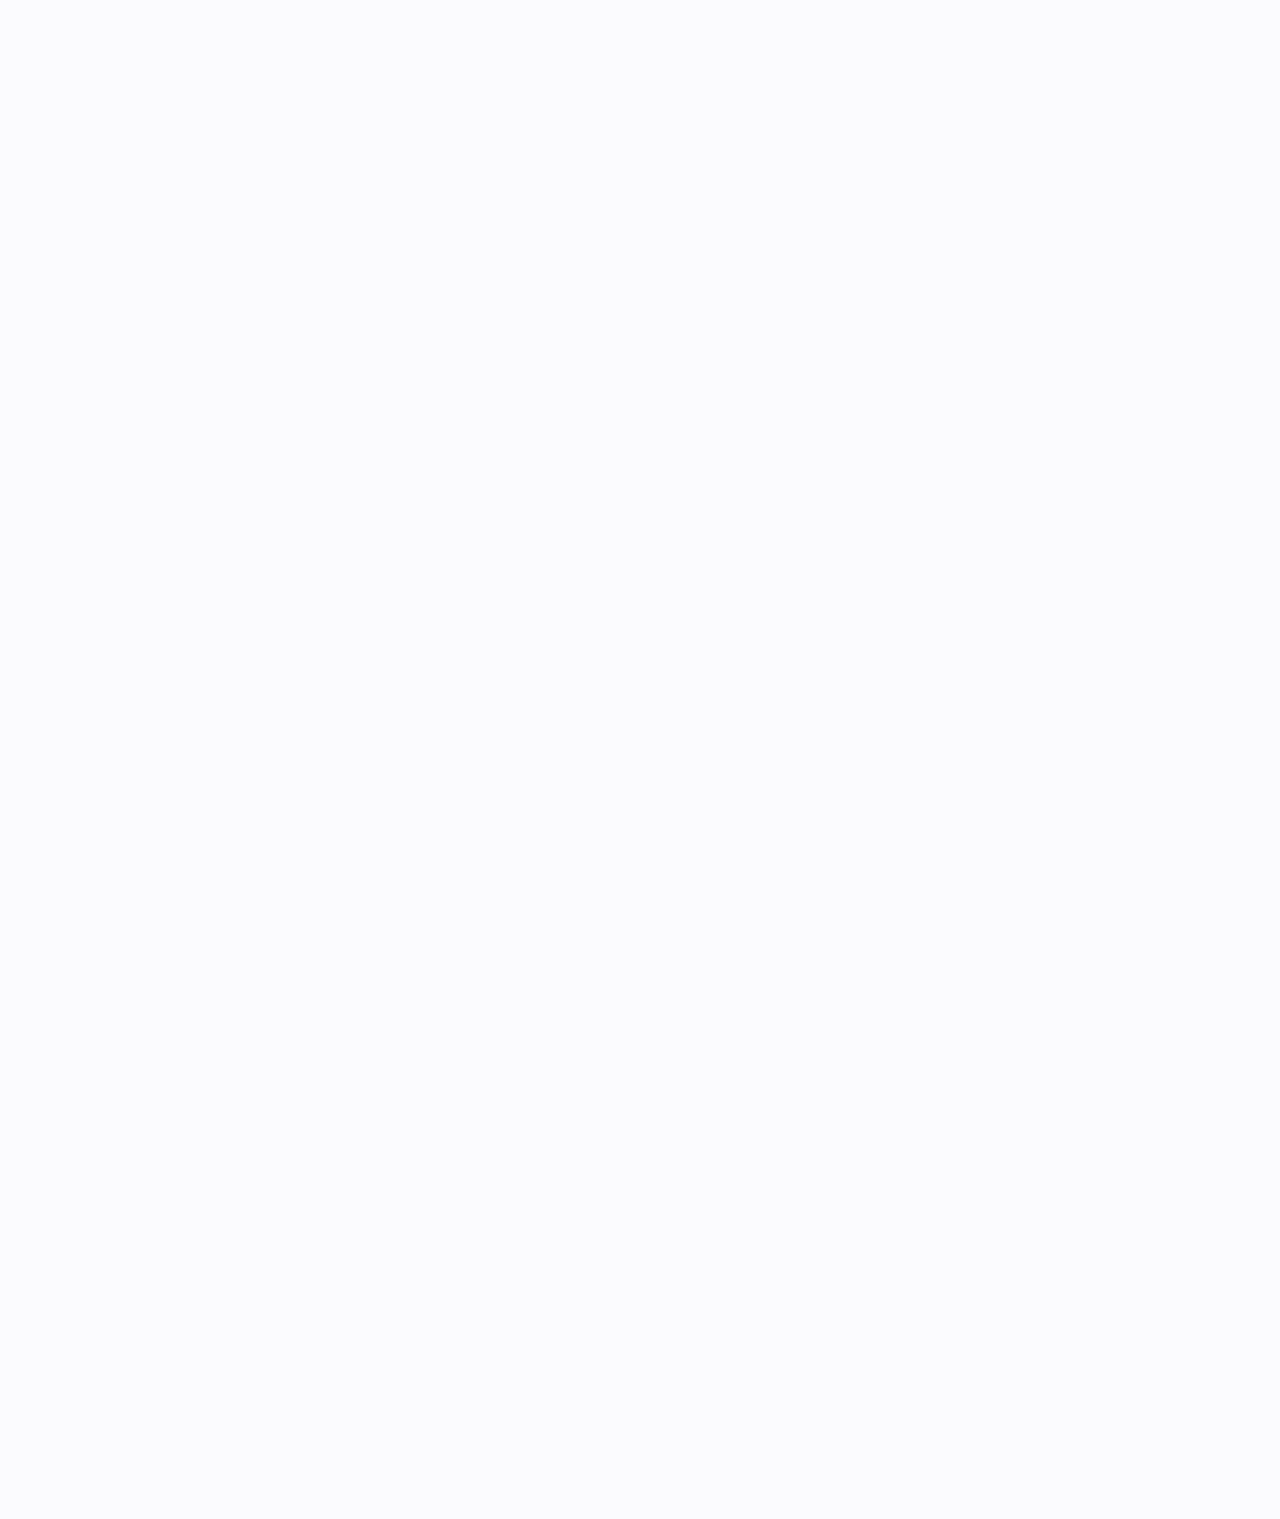
<file: services.html>
<!DOCTYPE html>
<html lang="en">
<head>
    <meta charset="UTF-8">
    <meta name="viewport" content="width=device-width, initial-scale=1.0">
    <title>Example - Our services</title>
    <link rel="icon" type="image/x-icon" href="assets/icon.png">
    <link rel="preconnect" href="https://fonts.googleapis.com">
    <link rel="preconnect" href="https://fonts.gstatic.com" crossorigin>
    <link href="https://fonts.googleapis.com/css2?family=Roboto:wght@500&family=Rubik:ital,wght@0,300..900;1,300..900&display=swap" rel="stylesheet">
    <link href="https://cdn.jsdelivr.net/npm/bootstrap@5.3.3/dist/css/bootstrap.min.css" rel="stylesheet" integrity="sha384-QWTKZyjpPEjISv5WaRU9OFeRpok6YctnYmDr5pNlyT2bRjXh0JMhjY6hW+ALEwIH" crossorigin="anonymous">
    <link rel="stylesheet" type="text/css" href="scripts/styles.css">
    <script src="https://cdn.jsdelivr.net/npm/bootstrap@5.3.3/dist/js/bootstrap.bundle.min.js" defer></script>
    <script src="scripts/scripts.js" defer></script>
    <style>
        :root {
            font-size: 16px;

            --linearPrimarySecondary: linear-gradient(#3a31d8, #020024);
            --linearPrimaryAccent: linear-gradient(#3a31d8, #0600c2);
            --linearSecondaryAccent: linear-gradient(#020024, #0600c2);
            --radialPrimarySecondary: radial-gradient(#3a31d8, #020024);
            --radialPrimaryAccent: radial-gradient(#3a31d8, #0600c2);
            --radialSecondaryAccent: radial-gradient(#020024, #0600c2);
            
        }

        body {
            margin: 0;
            padding: 0;
            background: var(--background);
            font-family: "Rubik", serif;
            font-weight: 500;
            font-style: normal;
        }
    </style>
</head>
<body>
    <nav class="navbar fixed-top navbar-expand-lg">
        <div class="container-fluid" data-bs-theme="dark">
            <button class="navbar-toggler" type="button" data-bs-toggle="collapse" data-bs-target="#navbarToggler" aria-controls="navbarToggler" aria-expanded="false" aria-label="Toggle navigation">
                <span class="navbar-toggler-icon"></span>
              </button>
              <div class="collapse navbar-collapse" id="navbarToggler">
                  <ul class="navbar-nav me-auto mb-2 mb-lg-0">
                      <li class="nav-item">
                          <a class="nav-link" href="index.html">Home</a>
                    </li>
      
                      <li class="nav-item">
                          <a class="nav-link active" aria-current="page" href="services.html">Our services</a>
                      </li>
      
                      <li class="nav-item">
                          <a class="nav-link" href="contact-us.html">Contact us</a>
                      </li>
      
                      <li class="nav-item">
                          <a class="nav-link" href="about-us.html">About us</a>
                      </li>
                  </ul>
                  <div class="d-flex ms-auto pe-2">
                      <a id="theme-toggle" href="#" class="nav-link theme-toggle">
                          <svg id="sun-icon" aria-hidden="true" focusable="false" data-prefix="fad" data-icon="sun" role="img" xmlns="http://www.w3.org/2000/svg" viewBox="0 0 512 512" class="svg-inline--fa fa-sun"><path fill="currentColor" d="M375.7 19.7c-1.5-8-6.9-14.7-14.4-17.8s-16.1-2.2-22.8 2.4L256 61.1 173.5 4.2c-6.7-4.6-15.3-5.5-22.8-2.4s-12.9 9.8-14.4 17.8l-18.1 98.5L19.7 136.3c-8 1.5-14.7 6.9-17.8 14.4s-2.2 16.1 2.4 22.8L61.1 256 4.2 338.5c-4.6 6.7-5.5 15.3-2.4 22.8s9.8 13 17.8 14.4l98.5 18.1 18.1 98.5c1.5 8 6.9 14.7 14.4 17.8s16.1 2.2 22.8-2.4L256 450.9l82.5 56.9c6.7 4.6 15.3 5.5 22.8 2.4s12.9-9.8 14.4-17.8l18.1-98.5 98.5-18.1c8-1.5 14.7-6.9 17.8-14.4s2.2-16.1-2.4-22.8L450.9 256l56.9-82.5c4.6-6.7 5.5-15.3 2.4-22.8s-9.8-12.9-17.8-14.4l-98.5-18.1L375.7 19.7zM269.6 110l65.6-45.2 14.4 78.3c1.8 9.8 9.5 17.5 19.3 19.3l78.3 14.4L402 242.4c-5.7 8.2-5.7 19 0 27.2l45.2 65.6-78.3 14.4c-9.8 1.8-17.5 9.5-19.3 19.3l-14.4 78.3L269.6 402c-8.2-5.7-19-5.7-27.2 0l-65.6 45.2-14.4-78.3c-1.8-9.8-9.5-17.5-19.3-19.3L64.8 335.2 110 269.6c5.7-8.2 5.7-19 0-27.2L64.8 176.8l78.3-14.4c9.8-1.8 17.5-9.5 19.3-19.3l14.4-78.3L242.4 110c8.2 5.7 19 5.7 27.2 0zM256 368a112 112 0 1 0 0-224 112 112 0 1 0 0 224zM192 256a64 64 0 1 1 128 0 64 64 0 1 1 -128 0z"/></svg>
                  
                          <svg id="moon-icon" aria-hidden="true" focusable="false" data-prefix="fad" data-icon="moon" role="img" xmlns="http://www.w3.org/2000/svg" viewBox="0 0 512 512" class="svg-inline--fa fa-moon"><path fill="currentColor" d="M279.135 512c108.406 0 199.604-66.255 236.664-158.5c5.092-12.946-7.755-25.058-20.755-21.594C443.292 349.78 399.46 360 354.3 360c-123.148 0-223.2-100.852-223.2-224c0-45.16 10.22-88.992 27.1-139.034c3.464-13-8.648-25.847-21.593-20.754C66.255 33.26 0 124.456 0 232.87C0 380.884 127.616 512 279.135 512z"/></svg>
                      </a>
                  </div>
              </div>
        </div>
    </nav>

    <main>
        <div class="container col-xl-10 col-xxl-8 px-4 py-5 hero progress-bar-section">
            <div class="row align-items-center g-lg-5 py-5 hero-text">
                <div class="col-lg-7 text-center text-lg-start">
                    <h1 class="display-4 fw-bold lh-1 mb-3 section-title">Our services</h1>
                    <div class="col-lg-6">
                        <p class="lead italic">"Service from professionals to professionals."</p>
                    </div>
                </div>
            </div>
        </div>

        <!-- <div class="progress-bar">
            <div class="progress-line">
                <div class="progress-section" id="section-prev"></div>
                <div class="progress-section current" id="section-current"></div>
                <div class="progress-section" id="section-next"></div>
            </div>
        </div> -->

        <div id="myCarousel" class="carousel slide mb-6" data-bs-ride="carousel">
            <div class="carousel-indicators">
                <button type="button" data-bs-target="#myCarousel" data-bs-slide-to="0" class="active" aria-label="Slide 1" aria-current="true"></button>
                <button type="button" data-bs-target="#myCarousel" data-bs-slide-to="1" aria-label="Slide 2"></button>
                <button type="button" data-bs-target="#myCarousel" data-bs-slide-to="2" aria-label="Slide 3"></button>
            </div>
            <div class="carousel-inner">
                <div class="carousel-item active">
                    <svg class="d-block w-100" width="1200" height="400" xmlns="http://www.w3.org/2000/svg" aria-hidden="true" preserveAspectRatio="xMidYMid slice">
                        <rect width="100%" height="100%" fill="rgb(51, 51, 204)"></rect>
                    </svg>
                    <div class="carousel-caption text-start">
                        <h1>Quality</h1>
                        <p>Providing for multiple Fortune 500 companies.</p>
                    </div>
                </div>
                <div class="carousel-item">
                    <svg class="d-block w-100" width="1200" height="400" xmlns="http://www.w3.org/2000/svg" aria-hidden="true" preserveAspectRatio="xMidYMid slice">
                        <rect width="100%" height="100%" fill="rgb(110, 102, 255)"></rect>
                    </svg>
                    <div class="carousel-caption">
                        <h1>Skills</h1>
                        <p>Only the best for you.</p>
                    </div>
                </div>
                <div class="carousel-item">
                    <svg class="d-block w-100" width="1200" height="400" xmlns="http://www.w3.org/2000/svg" aria-hidden="true" preserveAspectRatio="xMidYMid slice">
                        <rect width="100%" height="100%" fill="rgb(156, 153, 255)"></rect>
                    </svg>
                    <div class="carousel-caption text-end">
                        <h1>Value</h1>
                        <p>Guaranteed price to performance.</p>
                    </div>
                </div>
            </div>
            <button class="carousel-control-prev" type="button" data-bs-target="#myCarousel" data-bs-slide="prev">
                <span class="carousel-control-prev-icon" aria-hidden="true"></span>
                <span class="visually-hidden">Previous</span>
            </button>
            <button class="carousel-control-next" type="button" data-bs-target="#myCarousel" data-bs-slide="next">
                <span class="carousel-control-next-icon" aria-hidden="true"></span>
                <span class="visually-hidden">Next</span>
            </button>
        </div>
        
        <div class="container px-4 py-5 my-5 text-center progress-content">
        <section id="section1" class="hidden progress-bar-section">
            <h2 class="section-title">Medical Consultancy Services</h2>
            <p><span class="italic">Providing Expert Medical Guidance for Optimal Healthcare Solutions</span><br>Whether you're a healthcare provider looking to improve patient outcomes or a corporation needing expert input on health-related projects, our team of experienced medical professionals is here to assist. With specialized knowledge in internal medicine, diagnostics, and patient care, we provide evidence-based recommendations tailored to your specific needs.</p>
        </section>

        <section id="section2" class="hidden progress-bar-section">
            <h2 class="section-title">Business Strategy & Financial Consulting</h2>
            <p><span class="italic">Transforming Businesses with Data-Driven Financial Solutions</span><br>Our business analysts and financial consultants offer actionable insights that drive growth, efficiency, and profitability. From market analysis to operational optimization, we deliver customized strategies designed to meet the unique needs of your company. Let our expertise help you navigate complex challenges and uncover new opportunities.</p>
        </section>

        <section id="section3" class="hidden progress-bar-section">
            <h2 class="section-title">Culinary Expertise & Hospitality Consulting</h2>
            <p><span class="italic">Innovative Culinary Solutions for the Hospitality Industry</span><br>Our award-winning chefs provide expert culinary consulting to elevate your food service offerings. Whether you're launching a new restaurant or revamping an existing menu, we combine creative culinary artistry with operational efficiency. Our team can assist with menu development, kitchen management, and enhancing the overall guest dining experience.</p>
        </section>

        <section id="section4" class="hidden progress-bar-section">
            <h2 class="section-title">Engineering & Infrastructure Development Solutions</h2>
            <p><span class="italic">Building a Sustainable Future with Cutting-Edge Engineering Services</span><br>Our civil engineers specialize in designing and implementing sustainable infrastructure projects. From green architecture to renewable energy solutions, we work closely with companies to create resilient and eco-friendly environments. Our services include project planning, site analysis, and structural design that align with the latest industry standards.</p>
        </section>

        <section id="section5" class="hidden progress-bar-section">
            <h2 class="section-title">Leadership & Organizational Development</h2>
            <p><span class="italic">Empowering Teams Through Tailored Leadership Training and Development</span><br>Unlock your organization’s full potential with our leadership development programs. Our experienced professionals provide tailored coaching and workshops that enhance leadership skills, foster collaboration, and drive organizational success. Whether you’re a growing startup or an established corporation, we help build effective leaders and cohesive teams.</p>
        </section>

        <section id="section6" class="hidden progress-bar-section">
            <h2 class="section-title">Technology & IT Consulting</h2>
            <p><span class="italic">Harness the Power of Innovation with Expert IT Solutions</span><br>Stay ahead of the curve with our specialized IT consulting services. Our technology experts offer guidance on digital transformation, cybersecurity, and system integration. Whether it's streamlining operations through automation or enhancing your company's cybersecurity posture, we provide innovative solutions to meet the evolving needs of your business.</p>
        </section>

        <section id="section7" class="hidden progress-bar-section">
            <h2 class="section-title">Project Management & Operational Efficiency Consulting</h2>
            <p><span class="italic">Optimizing Workflow and Maximizing Productivity for Long-Term Success</span><br>Ensure your projects run smoothly and efficiently with the help of our seasoned project managers. We specialize in managing complex projects, optimizing operations, and implementing best practices across various industries. Let us help you minimize risk, cut costs, and improve overall project outcomes with our comprehensive project management services.</p>
        </section>

        <section id="section8" class="hidden progress-bar-section">
            <h2 class="section-title">Are you interested in our services?</h2>
            <p>Did that sound like something that your company is looking for?</p>
            <a href="contact-us.html" class="contact">Contact us.</a>
        </section>
        </div>
    </main>

    <div class="footer">
        <footer></footer>
      </div>
</body>
</html>
</file>
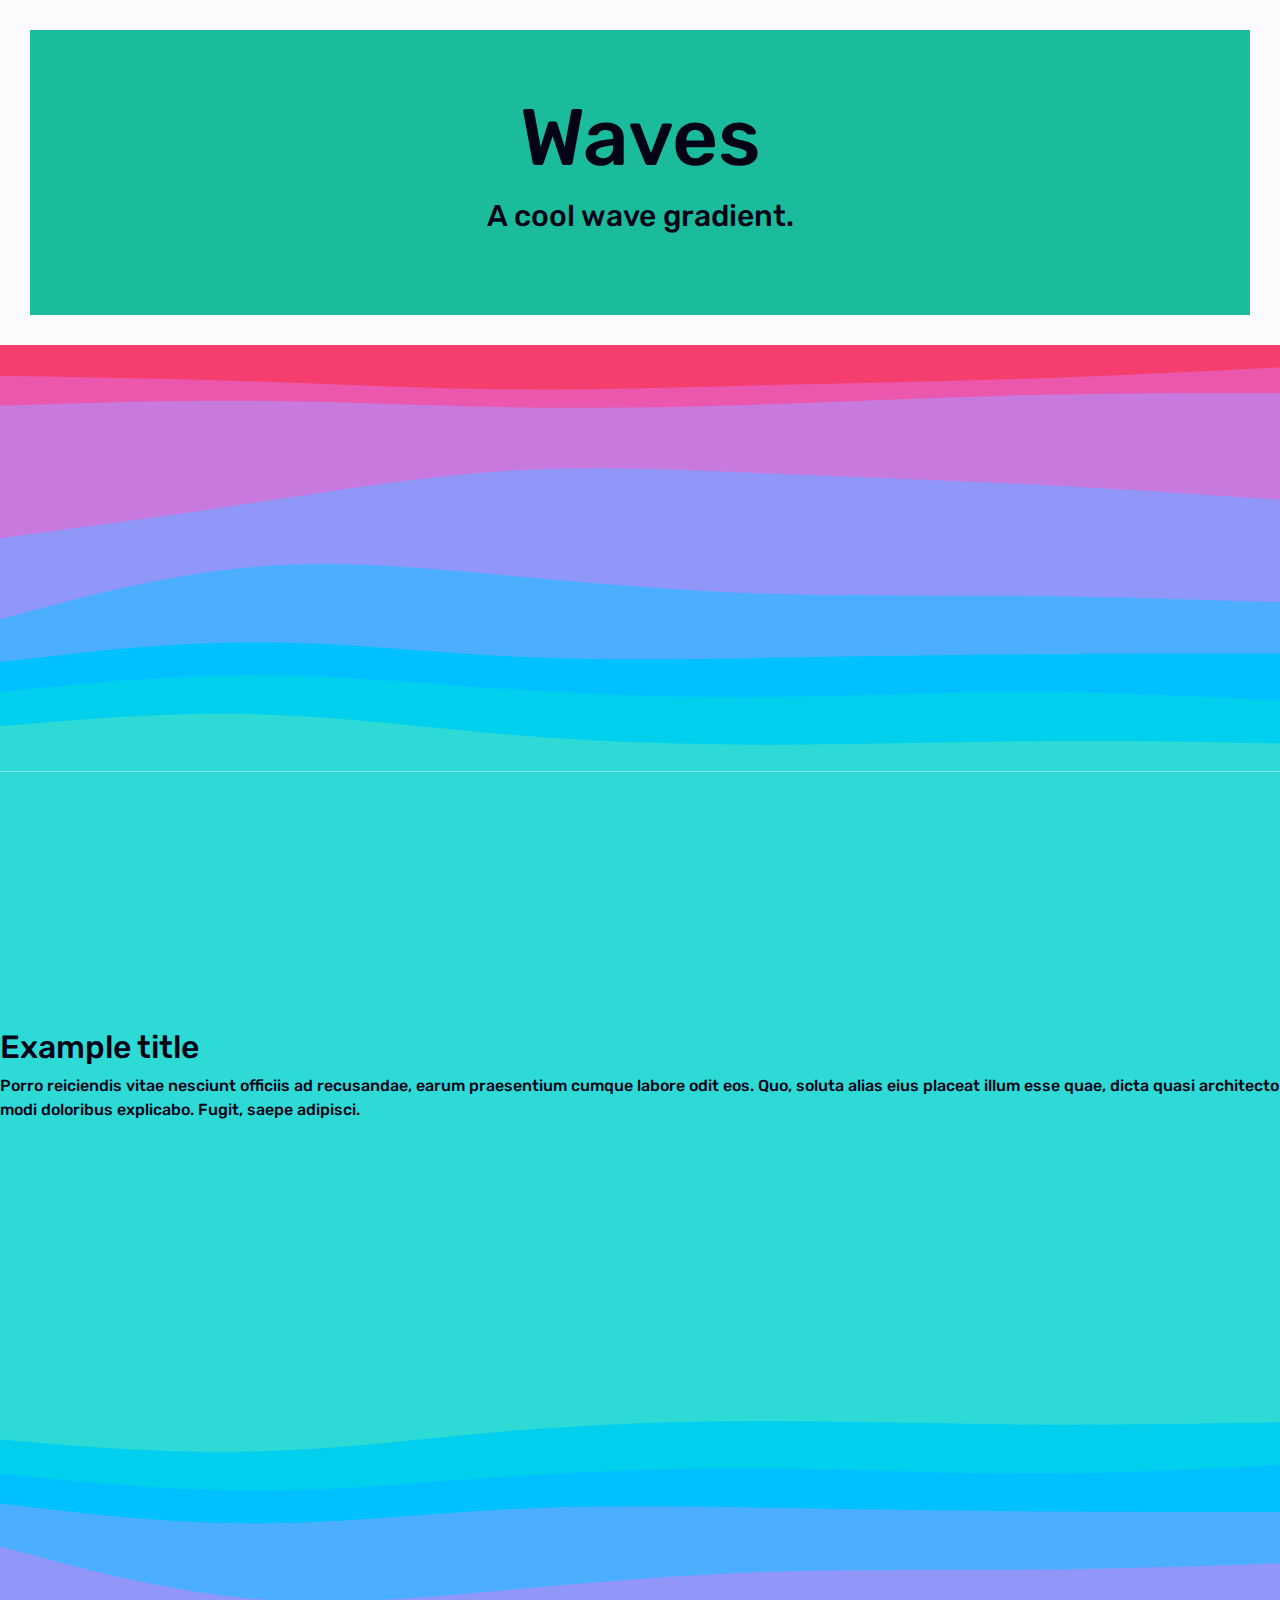
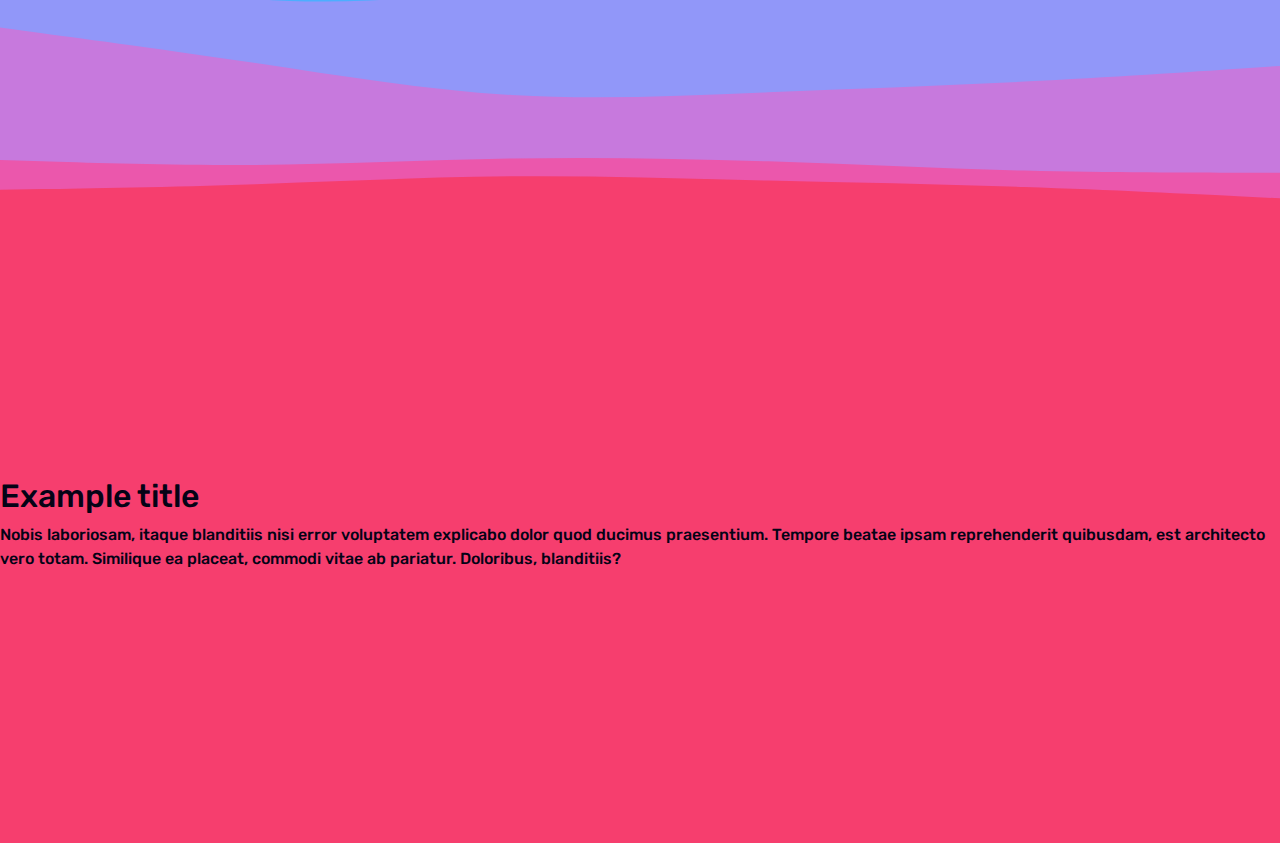
<file: waves.html>
<!DOCTYPE html>
<html lang="en">
<head>
    <meta charset="UTF-8">
    <meta name="viewport" content="width=device-width, initial-scale=1.0">
    <title>Skill showcase</title>
    <link rel="icon" type="image/x-icon" href="assets/icon.png">
    <link rel="preconnect" href="https://fonts.googleapis.com">
    <link rel="preconnect" href="https://fonts.gstatic.com" crossorigin>
    <link href="https://fonts.googleapis.com/css2?family=Roboto:wght@500&family=Rubik:ital,wght@0,300..900;1,300..900&display=swap" rel="stylesheet">
    <link href="https://cdn.jsdelivr.net/npm/bootstrap@5.3.3/dist/css/bootstrap.min.css" rel="stylesheet" integrity="sha384-QWTKZyjpPEjISv5WaRU9OFeRpok6YctnYmDr5pNlyT2bRjXh0JMhjY6hW+ALEwIH" crossorigin="anonymous">
    <link rel="stylesheet" type="text/css" href="scripts/styles.css">
    <script src="https://cdn.jsdelivr.net/npm/bootstrap@5.3.3/dist/js/bootstrap.bundle.min.js" defer></script>
    <script src="scripts/scripts.js" defer></script>
    <style>
        :root {
            font-size: 16px;

            --linearPrimarySecondary: linear-gradient(#3a31d8, #020024);
            --linearPrimaryAccent: linear-gradient(#3a31d8, #0600c2);
            --linearSecondaryAccent: linear-gradient(#020024, #0600c2);
            --radialPrimarySecondary: radial-gradient(#3a31d8, #020024);
            --radialPrimaryAccent: radial-gradient(#3a31d8, #0600c2);
            --radialSecondaryAccent: radial-gradient(#020024, #0600c2);
            
        }

        body {
            margin: 0;
            padding: 0;
            background: var(--background);
            font-family: "Rubik", serif;
            font-weight: 500;
            font-style: normal;
        }
    </style>
</head>
<body>
    <div class="header" id="wrapper">
        <header>
    <h1>Waves</h1>
    <p>A cool wave gradient.</p>
        </header>
    </div>

    <div class="spacer layer1" style="transform: rotate(180deg) scaleX(-1);"></div>

    <section class="cyan" id="waves">
        <h2>Example title</h2>
        <p>Porro reiciendis vitae nesciunt officiis ad recusandae, earum praesentium cumque labore odit eos. Quo, soluta alias eius placeat illum esse quae, dicta quasi architecto modi doloribus explicabo. Fugit, saepe adipisci.</p>
    </section>

    <div class="spacer layer1"></div>

    <section class="hot-pink">
        <h2>Example title</h2>
        <p>Nobis laboriosam, itaque blanditiis nisi error voluptatem explicabo dolor quod ducimus praesentium. Tempore beatae ipsam reprehenderit quibusdam, est architecto vero totam. Similique ea placeat, commodi vitae ab pariatur. Doloribus, blanditiis?</p>
    </section>

    <div class="footer">
        <footer></footer>
      </div>
</body>
</html>
</file>
<file: scripts/styles.css>
:root {
    --text: #eae9fc;
    --text-secondary: #6962ea;
    --background: #010104;
    --background-secondary: #18181b;
    --primary: #3a31d8;
    --secondary: #020024;
    --accent: #0600c2;
}

html[data-theme='light'] {
    --text: #040316;
    --text-secondary: #6962ea;
    --background: #fbfbfe;
    --background-secondary: #f0f0f5;
    --primary: #2f27ce;
    --secondary: #dddbff;
    --accent: #443dff;
}

html[data-theme='dark'] {
    --text: #eae9fc;
    --text-secondary: #6962ea;
    --background: #010104;
    --background-secondary: #18181b;
    --primary: #3a31d8;
    --secondary: #020024;
    --accent: #0600c2;
}

.theme-toggle {
    background: none;
    border: none;
    cursor: pointer;
    display: flex;
    align-items: center;
    justify-content: center;
    width: 40px;
    height: 40px;
}

h1 {
    color: var(--text);
    font-size: 5rem;
}

h2 {
    color: var(--text);
    font-size: 2rem;
}

p {
    color: var(--text);
}

/* wave header */
.header {
    margin: 1em;
    padding: 60px;
    text-align: center;
    background: #1abc9c;
    font-size: 30px;
}

.nav-link {
    color: var(--text)
}

.nav-link:focus {
    color: var(--text);
}

.nav-link svg {
    min-width: 2rem;
    margin-left: 0;
}

.nav-link:hover {
    color: var(--text-secondary);
}

.navbar-nav .nav-link.active {
    color: var(--text-secondary);
}

/* .navbar-nav .nav-link.active:hover {
    color: var(--text);
} */

.navbar {
    background-color: var(--background-secondary);
}

/* .navbar-toggler {
    background-color: var(--secondary);
}

.navbar-toggler-icon {
    background-color: var(--secondary);
} */

.fa-sun {
    color: var(--text);
}

.fa-sun:hover {
    color: var(--text-secondary)
}

.moon {
    transition: transform 0.3s ease-in-out;
}

.moon:hover {
    transform: scale(1.01);
}

.italic {
    font-style: italic;
    font-weight: bold;
    color: var(--text-secondary);
}

/* section {
    display: grid;
    place-items: center;
    align-content: center;
    min-height: 100vh;
} */

section #waves{
    position: relative;
    display: flex;
    flex-direction: column;
    align-items: center;
    min-height: 400px;
    padding: 100px 20vw;
}

/* the over the board contact us button */
.contact {
    display: inline-block;
    margin: 1.5rem 1rem;
    padding: 12px 24px;
    border: none;
    border-radius: 50px;
    background: linear-gradient(135deg,#3a31d8, #020024);
    color: var(--text);
    font-size: 1rem;
    font-weight: bold;
    text-decoration: none;
    cursor: pointer;
    box-shadow: 0 4px 10px rgba(0, 0, 0, 0.2);
    transition: transform 0.2s ease-in-out, box-shadow 0.2s ease-in-out;
}

.contact:hover {
    transform: scale(1.05);
    box-shadow: 0 8px 20px rgba(0, 0, 0, 0.3);
}

.contact:active {
    transform: scale(0.98);
    box-shadow: 0 4px 8px rgba(0, 0, 0, 0.2);
}

body::-webkit-scrollbar {
    width: 0.333rem;
}

body::-webkit-scrollbar-track {
    background: var(--background-secondary);
}

body::-webkit-scrollbar-thumb {
    background: var(--primary);
}

.pink {
    background: #e785c1;
}

.lime {
    background: #b1ff7f;
}

.cyan {
    background: #2ddad6;
}

.hot-pink {
    background: #f63e6e;
}

/*Waves and curves*/
.curve {
    position: absolute;
    height: 225px;
    width: 100%;
    bottom: 0;
}

.curve::before {
    content: '';
    display: block;
    position: absolute;
    border-radius: 100% 50%;
    width: 55%;
    height: 100%;
    background-color: #b1ff7f;
    transform: translate(85%, 60%)
}

.curve::after {
    content: '';
    display: block;
    position: absolute;
    border-radius: 100% 50%;
    width: 55%;
    height: 100%;
    background-color: #e785c1;
    transform: translate(-4%, 40%);
    z-index: 1;
}

.wave {
    position: absolute;
    bottom: 0;
    left: 0;
    width: 100%;
    overflow: hidden;
    line-height: 0;
    transform: rotate(180deg);
}

.wave svg {
    position: relative;
    display: block;
    width: calc(145% + 1.3px);
    height: 150px;
}

.wave .shape-fill {
    fill: #2DDAD6;
}

.wave2 {
    position: absolute;
    bottom: 0;
    left: 0;
    width: 100%;
    overflow: hidden;
    line-height: 0;
    transform: rotate(180deg);
}

.wave2 svg {
    position: relative;
    display: block;
    width: calc(125% + 1.3px);
    height: 150px;
}

.wave2 .shape-fill {
    fill: #B1FF7F;
}

.spacer {
    aspect-ratio: 900/300;
    width: 100%;
    background-repeat: no-repeat;
    background-position: center;
    background-size: cover;
}

.layer1 {
    background-image: url('/assets/stacked-waves-haikei.svg');
}

/*Fade-in animation*/
.hidden {
    opacity: 0;
    filter: blur(5px);
    transform: translateY(20px); /* Start position */
    transition: opacity 0.6s ease-out, transform 0.6s ease-out, filter 0.6s ease-out;
}

@media(prefers-reduced-motion) {
    .hidden {
        transform: none;
    }
}

@media (max-width: 768px) {
    .professionals {
        padding: 10px;
    }

    .card {
        margin-bottom: 1rem;
    }
}

#section3, .professionals {
    overflow: visible;
}


.show {
    opacity: 1;
    filter: blur(0);
    transform: translate(0);
}

.graphs svg {
    width: 100%;
    height: auto;
}
/* On larger screens, reduce the SVG size */
@media (min-width: 992px) { /* For large screens (Bootstrap's 'lg' breakpoint) */
    .graphs svg {
        width: 75%; /* Adjust this percentage as needed */
    }
}

@media (min-width: 1200px) { /* For extra-large screens (Bootstrap's 'xl' breakpoint) */
    .graphs svg {
        width: 60%; /* Adjust this percentage as needed */
    }
}

/*Graph animation*/
.graph:nth-child(2) {
    transition-delay: 200ms;
}

.graph:nth-child(3) {
    transition-delay: 400ms;
}

.graph:nth-child(4) {
    transition-delay: 600ms;
}

.graph:nth-child(5) {
    transition-delay: 800ms;
}

.graph:nth-child(6) {
    transition-delay: 1000ms;
}

.graph:nth-child(7) {
    transition-delay: 1200ms;
}

/*Professionals cards animation*/
.card {
    background-color: unset;
    border-color: var(--primary);
    
}

.card-title {
    color: var(--text)
}

.professional:nth-child(2) {
    transition-delay: 200ms;
}

.professional:nth-child(3) {
    transition-delay: 400ms;
}

.professional:nth-child(4) {
    transition-delay: 600ms;
}

/*Progress bar*/
/* .progress-content {
    padding: 20px;
}

.progress-content .progress-bar-section {
    padding: 40px;
} */

/* .progress-bar {
    position: fixed;
    top: 50%;
    left: 1rem;
    transform: translateY(-50%);
    display: flex;
    flex-direction: column;
    justify-content: center;
    height: 225px;
    width: 50px;
    z-index: 1000;
}

.progress-line {
    position: relative;
    height: 80%;
    width: 0.25rem;
    background-color: var(--primary);
}

.progress-section {
    width: 80px;
    height: 20px;
    border-radius: 15px;
    background-color: var(--background-secondary);
    position: absolute;
    left: 1rem;
    text-align: center;
    display: flex;
    justify-content: center;
    align-items: center;
    font-size: 0.6rem;
    color: var(--text);
    padding: 0.25rem;
    white-space: nowrap;
    overflow: hidden;
    text-overflow: ellipsis;
    transition: background-color 0.3s, transform 0.3s;
} */

/* #section-prev {
    top: 1.5rem;
}

#section-current {
    top: calc(50% - 1.25rem);
    background-color: var(--primary);
}

#section-next {
    bottom: 2rem;
}

.progress-section.current {
    background-color: var(--primary);
    transform: scale(1.1);
} */

section {
    padding-top: 16rem;
    padding-bottom: 16rem;
}

/*Contact form*/
.contact-container {
    background-color: var(--background-secondary);
    padding: 2rem;
    border-radius: 8px;
    box-shadow: 0 2px 1rem rgba(0, 0, 0, 0.1);
    max-width: 500px;
    width: 100%;
}

.contact-form label {
    color: var(--text);
}

.contact-form input, .contact-form textarea {
    border: 1px solid var(--primary);
    color: var(--background-secondary);
    background-color: var(--text);
}

.contact-form textarea {
    resize: none;
}

.contact-form button {
    background-color: var(--text-secondary);
    color: var(--text);
    padding: 15px 20px;
    border: 1px solid var(--primary);
    font-size: 1rem;
    width: 100%;
}

.contact-form button:hover {
    background-color: var(--primary);
}

.form-text {
    color: var(--text-secondary)
}

.about-us li {
    color: var(--text);
    margin-bottom: 1rem;
}

li::marker {
    color: var(--primary);
}
</file>
